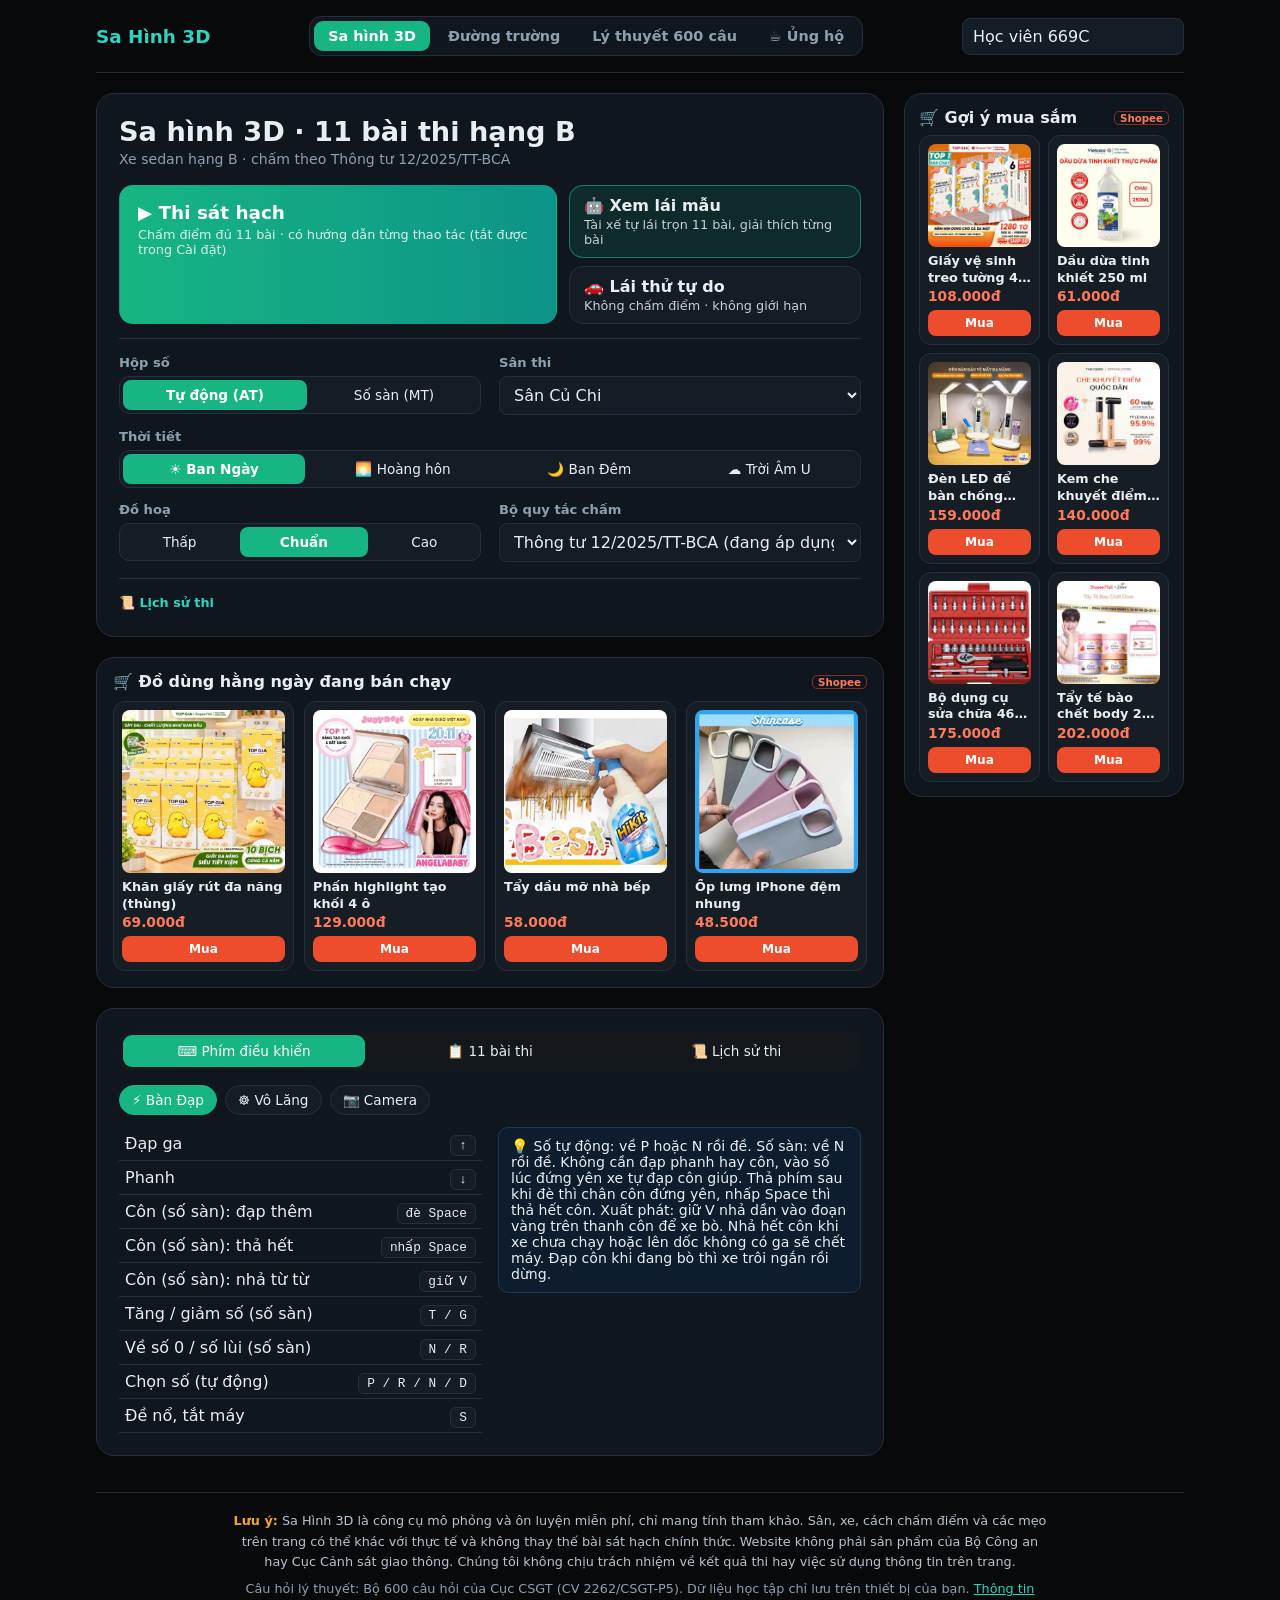
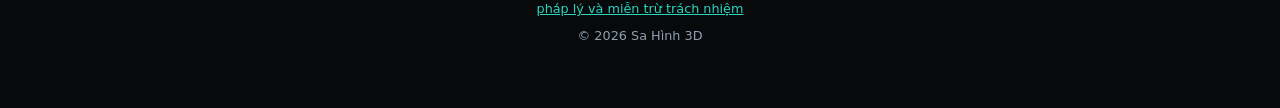
<file: index.html>
<!doctype html>
<html lang="vi">
  <head>
    <meta charset="UTF-8" />
    <meta name="viewport" content="width=device-width, initial-scale=1.0, viewport-fit=cover" />
    <title>Sa Hình 3D</title>
    <script type="module" crossorigin src="./assets/index-Cw0B81vA.js"></script>
    <link rel="stylesheet" crossorigin href="./assets/index-D5BUmLyL.css">
  </head>
  <body>
    <div id="root"><p style="color:#8ea0b0;font-family:system-ui,sans-serif;text-align:center;padding-top:40vh">Đang tải Sa Hình 3D…</p></div>
    <script>
      // Trang cũ còn trong bộ nhớ trình duyệt mà file JS đã đổi sau khi deploy: tự tải lại một lần lấy bản mới.
      (function () {
        var KEY = 'sahinh.reloaded';
        function reloadOnce() {
          try {
            if (sessionStorage.getItem(KEY)) return;
            sessionStorage.setItem(KEY, '1');
          } catch (e) {}
          location.reload();
        }
        window.addEventListener('error', function (e) {
          var t = e.target;
          if (t && (t.tagName === 'SCRIPT' || t.tagName === 'LINK')) reloadOnce();
        }, true);
        window.addEventListener('vite:preloadError', reloadOnce);
        window.addEventListener('load', function () {
          setTimeout(function () { try { sessionStorage.removeItem(KEY); } catch (e) {} }, 5000);
        });
      })();
    </script>
  </body>
</html>
</file>
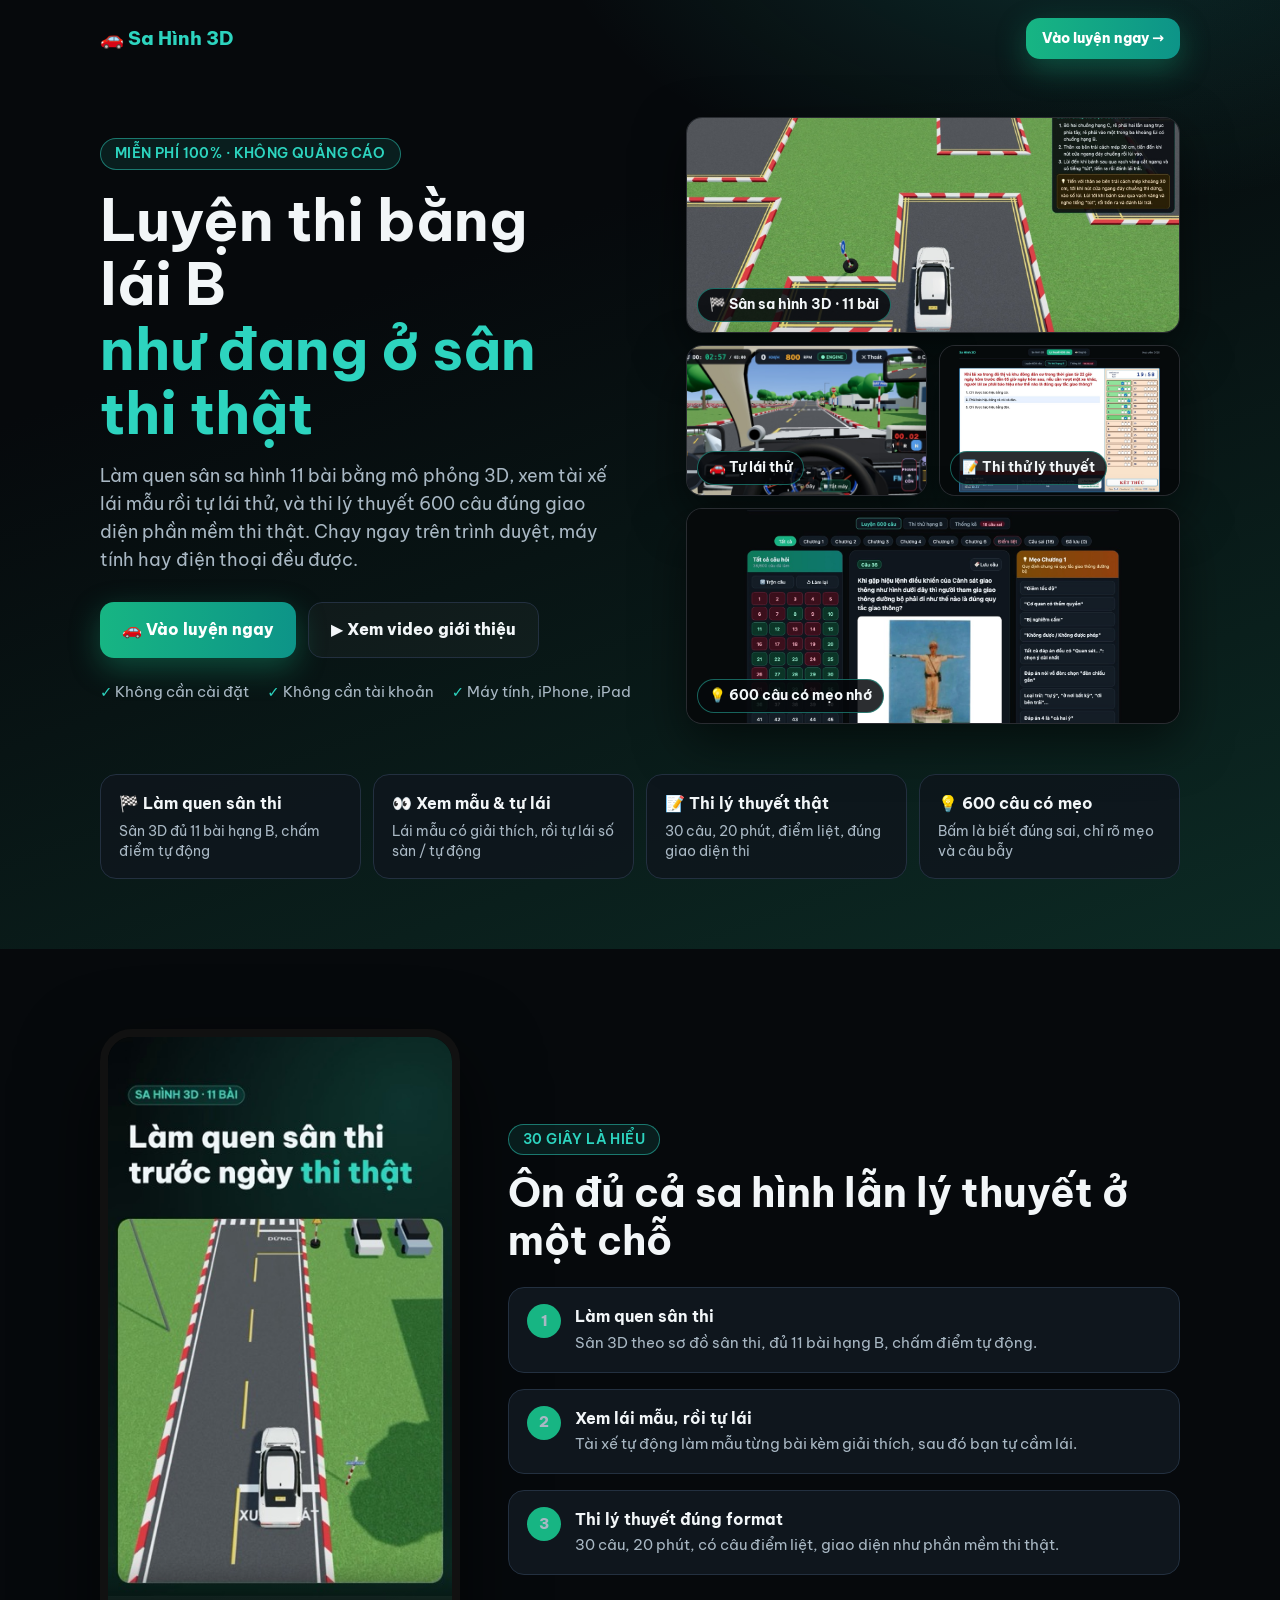
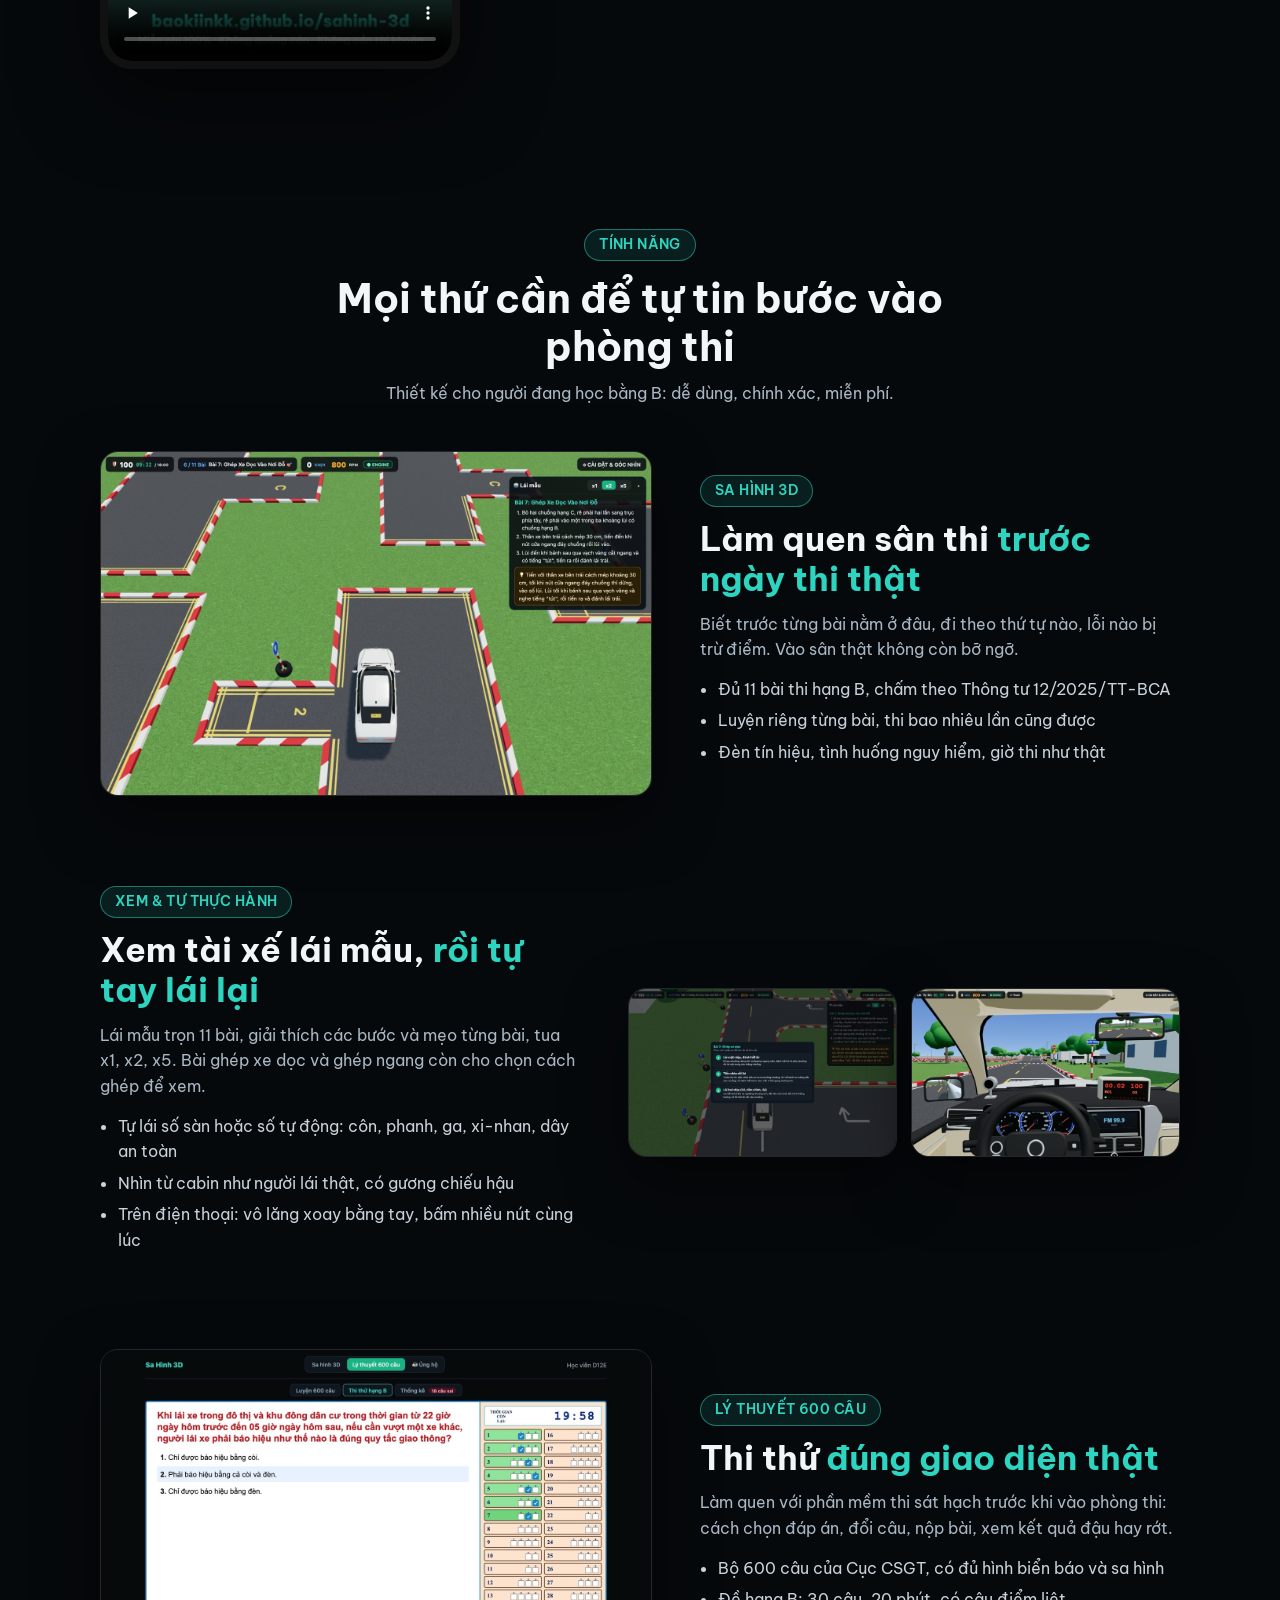
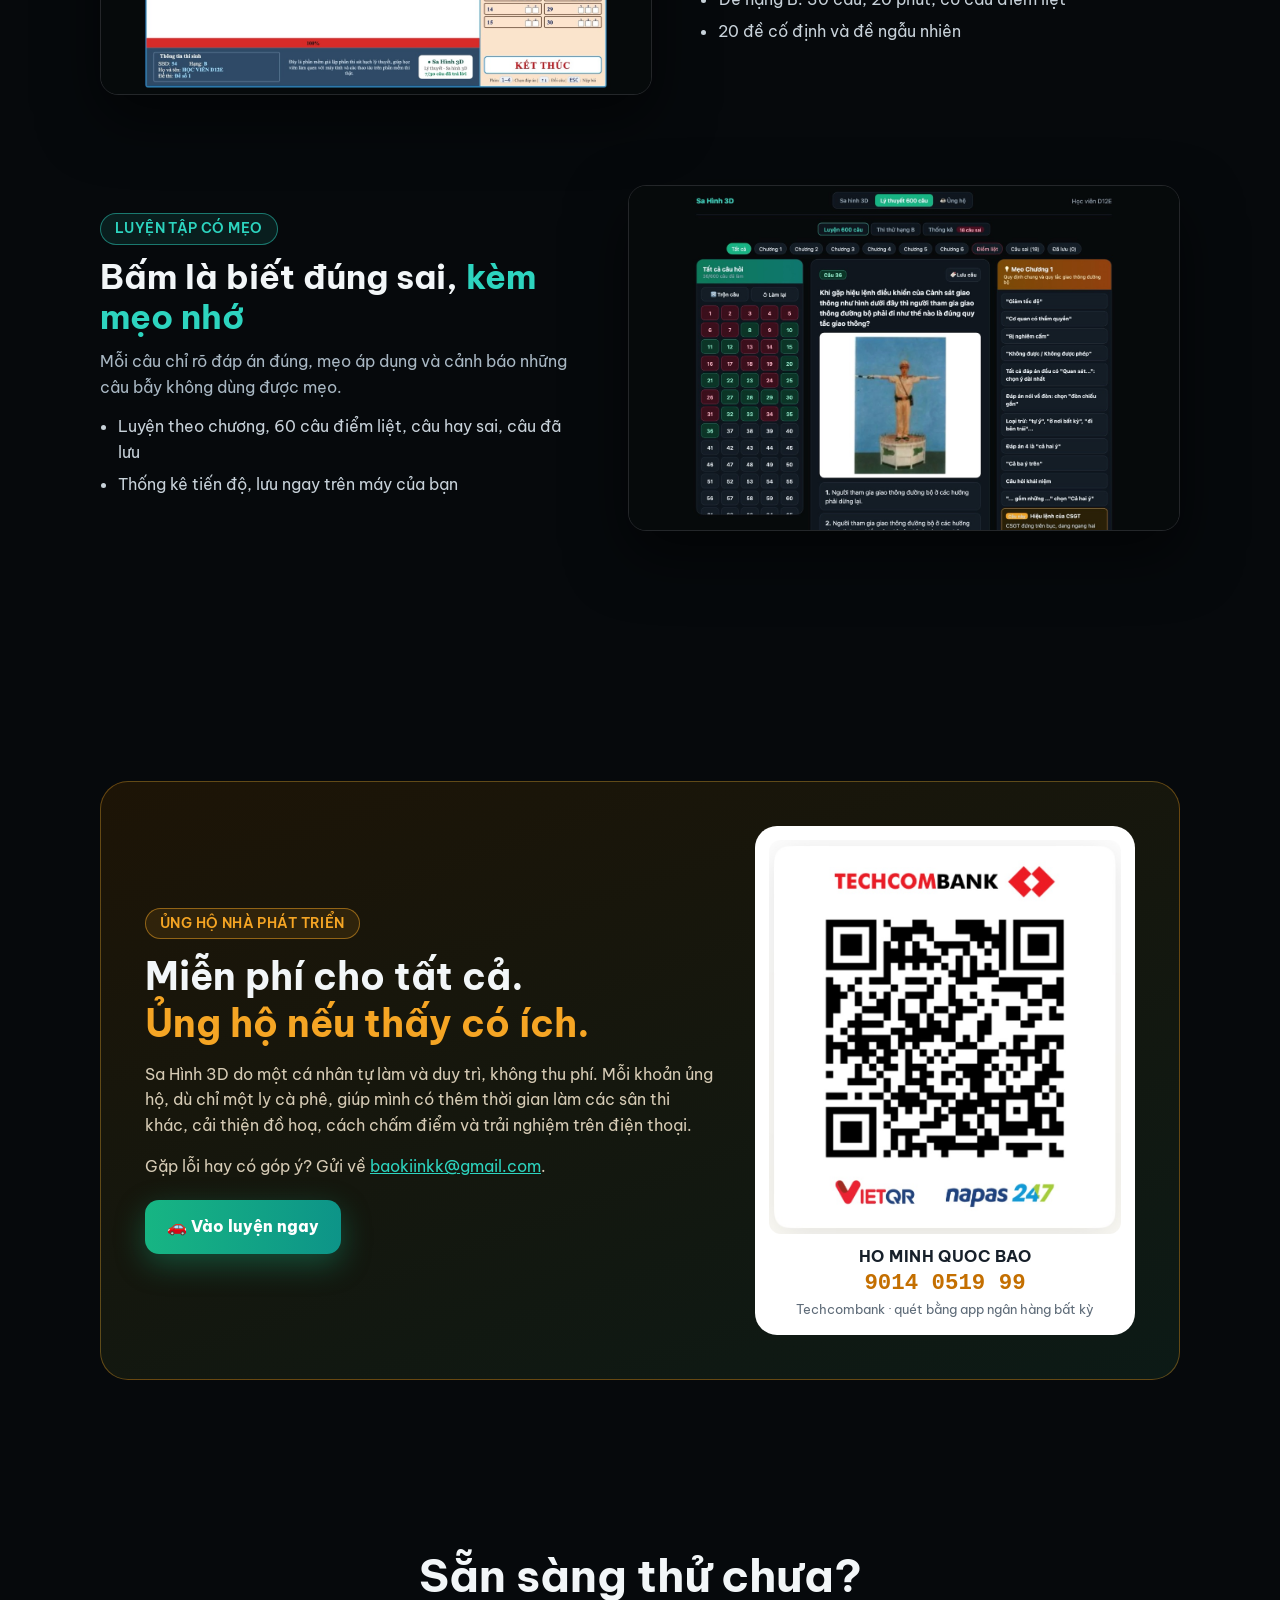
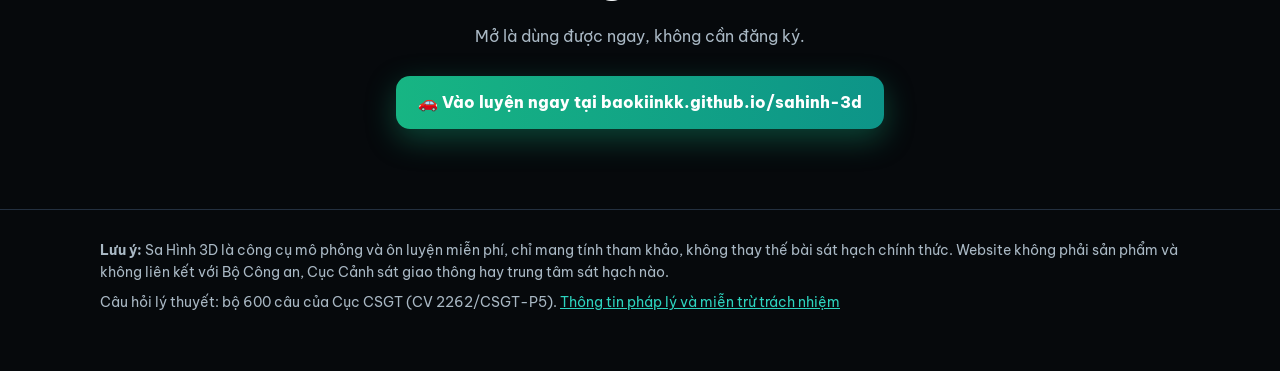
<file: gioi-thieu/index.html>
<!doctype html>
<html lang="vi">
<head>
  <meta charset="utf-8" />
  <meta name="viewport" content="width=device-width, initial-scale=1, viewport-fit=cover" />
  <title>Sa Hình 3D · Luyện thi bằng lái B miễn phí</title>
  <meta name="description" content="Làm quen sân thi sa hình 3D 11 bài, xem lái mẫu rồi tự lái thử, thi lý thuyết 600 câu đúng giao diện thật. Miễn phí 100%, không cần tài khoản." />
  <meta property="og:type" content="website" />
  <meta property="og:title" content="Sa Hình 3D · Luyện thi bằng lái B miễn phí" />
  <meta property="og:description" content="Làm quen sân thi 3D, xem lái mẫu, tự lái thử và thi lý thuyết 600 câu đúng giao diện thật. Miễn phí 100%." />
  <meta property="og:image" content="https://baokiinkk.github.io/sahinh-3d/gioi-thieu/img/anh-bia.jpg" />
  <meta property="og:url" content="https://baokiinkk.github.io/sahinh-3d/gioi-thieu/" />
  <meta name="twitter:card" content="summary_large_image" />
  <link rel="preconnect" href="https://fonts.googleapis.com" />
  <link rel="preconnect" href="https://fonts.gstatic.com" crossorigin />
  <link href="https://fonts.googleapis.com/css2?family=Be+Vietnam+Pro:wght@400;600;800&display=swap" rel="stylesheet" />
  <style>
    :root {
      --bg: #06090c; --bg2: #0c2a24; --panel: #0f161d; --panel2: #141d26; --line: #233040;
      --text: #f2f6f8; --muted: #a9b8c4; --teal: #2dd4bf; --green: #17b583; --amber: #f5a524;
    }
    * { box-sizing: border-box; }
    html { scroll-behavior: smooth; }
    body { margin: 0; background: var(--bg); color: var(--text); font-family: "Be Vietnam Pro", system-ui, sans-serif; line-height: 1.6; }
    img, video { max-width: 100%; display: block; }
    a { color: var(--teal); }
    .wrap { max-width: 1120px; margin: 0 auto; padding: 0 20px; }
    .glow { background: radial-gradient(900px 500px at 85% -10%, rgba(45, 212, 191, .18), transparent 60%), linear-gradient(160deg, var(--bg) 30%, var(--bg2)); }
    header.top { display: flex; align-items: center; justify-content: space-between; padding: 18px 0; }
    .brand { font-weight: 800; font-size: 1.2rem; color: var(--teal); text-decoration: none; }
    .btn { display: inline-flex; align-items: center; gap: 8px; padding: 14px 22px; border-radius: 14px; font-weight: 800; text-decoration: none; transition: transform .15s, box-shadow .15s; }
    .btn:hover { transform: translateY(-2px); }
    .btn.primary { background: linear-gradient(90deg, var(--green), #0d9488); color: #fff; box-shadow: 0 10px 30px rgba(23, 181, 131, .35); }
    .btn.ghost { border: 1px solid var(--line); color: var(--text); background: rgba(255, 255, 255, .03); }
    .btn.small { padding: 9px 16px; font-size: .9rem; }
    .pill { display: inline-block; padding: 4px 14px; border: 1px solid rgba(45, 212, 191, .5); background: rgba(45, 212, 191, .1); color: var(--teal); border-radius: 99px; font-weight: 600; font-size: .85rem; letter-spacing: .03em; }
    .hero { display: grid; grid-template-columns: 1.05fr .95fr; gap: 40px; align-items: center; padding: 40px 0 80px; }
    .hero h1 { font-size: clamp(2.2rem, 5vw, 3.6rem); line-height: 1.12; margin: 18px 0 16px; }
    .hero h1 em { font-style: normal; color: var(--teal); }
    .hero p.lead { color: var(--muted); font-size: 1.1rem; max-width: 520px; margin: 0 0 28px; }
    .cta { display: flex; gap: 12px; flex-wrap: wrap; }
    .ticks { display: flex; gap: 18px; flex-wrap: wrap; margin-top: 22px; color: var(--muted); font-size: .92rem; }
    .ticks span::before { content: "✓ "; color: var(--teal); font-weight: 800; }
    .hero-shot { position: relative; }
    .hero-shot .main { border-radius: 20px; border: 1px solid rgba(255, 255, 255, .12); box-shadow: 0 30px 80px rgba(0, 0, 0, .6); }
    .hero-shot .phone { position: absolute; right: -10px; bottom: -40px; width: 58%; border-radius: 16px; border: 6px solid #111; box-shadow: 0 20px 50px rgba(0, 0, 0, .7); }
    section { padding: 80px 0; }
    .sec-head { text-align: center; max-width: 680px; margin: 0 auto 44px; }
    .sec-head h2 { font-size: clamp(1.7rem, 3.6vw, 2.5rem); line-height: 1.2; margin: 14px 0 10px; }
    .sec-head p { color: var(--muted); margin: 0; }
    .video-row { display: grid; grid-template-columns: 360px 1fr; gap: 48px; align-items: center; }
    .video-frame { border-radius: 32px; border: 8px solid #111; overflow: hidden; box-shadow: 0 30px 80px rgba(0, 0, 0, .6); background: #000; aspect-ratio: 9 / 16; }
    .video-frame video { width: 100%; height: 100%; object-fit: cover; }
    .video-row ul { list-style: none; padding: 0; margin: 0; display: grid; gap: 16px; }
    .video-row li { display: flex; gap: 14px; align-items: flex-start; background: var(--panel); border: 1px solid var(--line); border-radius: 16px; padding: 16px 18px; }
    .video-row li b { display: block; }
    .video-row li span { color: var(--muted); font-size: .95rem; }
    .num { flex: none; width: 34px; height: 34px; border-radius: 50%; background: var(--green); color: #fff; font-weight: 800; display: grid; place-items: center; }
    .feature { display: grid; grid-template-columns: 1fr 1.15fr; gap: 48px; align-items: center; margin-bottom: 90px; }
    .feature:nth-child(even) { grid-template-columns: 1.15fr 1fr; }
    .feature:nth-child(even) .f-text { order: 2; }
    .feature h3 { font-size: clamp(1.5rem, 3vw, 2.1rem); line-height: 1.2; margin: 12px 0 12px; }
    .feature h3 em { font-style: normal; color: var(--teal); }
    .feature p { color: var(--muted); margin: 0 0 14px; }
    .feature ul { padding-left: 1.1em; margin: 0; color: #c8d2da; }
    .feature li { margin-bottom: 6px; }
    .f-shot { border-radius: 18px; border: 1px solid rgba(255, 255, 255, .12); box-shadow: 0 24px 60px rgba(0, 0, 0, .55); }
    .duo { display: grid; grid-template-columns: 1fr 1fr; gap: 14px; }
    .donate { background: linear-gradient(160deg, #1d1406, #0c1a16); border: 1px solid rgba(245, 165, 36, .35); border-radius: 28px; padding: 44px; display: grid; grid-template-columns: 1.2fr .8fr; gap: 40px; align-items: center; }
    .donate h2 { font-size: clamp(1.7rem, 3.4vw, 2.4rem); line-height: 1.2; margin: 14px 0 12px; }
    .donate h2 em { font-style: normal; color: var(--amber); }
    .donate p { color: #d6cbb5; }
    .donate .pill { color: var(--amber); border-color: rgba(245, 165, 36, .5); background: rgba(245, 165, 36, .1); }
    .qr { background: #fff; border-radius: 22px; padding: 14px; text-align: center; color: #17202a; }
    .qr img { border-radius: 12px; margin: 0 auto; }
    .qr b { display: block; margin-top: 10px; letter-spacing: .03em; }
    .qr .acc { font: 800 1.4rem ui-monospace, Menlo, monospace; color: #c46f00; }
    .qr small { color: #5e6b78; }
    .final { text-align: center; }
    .final h2 { font-size: clamp(1.8rem, 4vw, 2.8rem); margin: 0 0 12px; }
    .final p { color: var(--muted); margin: 0 0 26px; }
    footer { border-top: 1px solid var(--line); padding: 30px 0 50px; color: var(--muted); font-size: .85rem; }
    footer p { margin: 0 0 8px; }
    @media (max-width: 900px) {
      .hero, .video-row, .feature, .feature:nth-child(even), .donate { grid-template-columns: 1fr; }
      .feature:nth-child(even) .f-text { order: 0; }
      .hero { padding-bottom: 70px; }
      .video-frame { max-width: 320px; margin: 0 auto; }
      .donate { padding: 26px; }
      .qr { max-width: 320px; margin: 0 auto; }
      section { padding: 56px 0; }
      .feature { margin-bottom: 60px; }
    }
    @media (max-width: 520px) {
      .top .btn.small { display: none; }
      .btn { width: 100%; justify-content: center; }
      .hero-shot .phone { right: 0; bottom: -46px; }
    }
    .collage { display: grid; grid-template-columns: 1fr 1fr; gap: 12px; }
    .tile { position: relative; margin: 0; border-radius: 16px; overflow: hidden; border: 1px solid rgba(255, 255, 255, .12); box-shadow: 0 18px 50px rgba(0, 0, 0, .55); aspect-ratio: 16 / 10; background: #0b0f14; }
    .tile.wide { grid-column: span 2; aspect-ratio: 16 / 7; }
    .tile img { width: 100%; height: 100%; object-fit: cover; }
    .tile figcaption { position: absolute; left: 10px; bottom: 10px; background: rgba(6, 9, 12, .85); border: 1px solid rgba(45, 212, 191, .45); color: var(--text); font-weight: 700; font-size: .85rem; padding: 5px 11px; border-radius: 99px; }
    .pillars { display: grid; grid-template-columns: repeat(4, 1fr); gap: 12px; padding-bottom: 70px; margin-top: -30px; }
    .pillar { display: flex; flex-direction: column; gap: 4px; background: rgba(15, 22, 29, .85); border: 1px solid var(--line); border-radius: 16px; padding: 16px 18px; text-decoration: none; color: var(--text); transition: border-color .15s, transform .15s; }
    .pillar:hover { border-color: var(--teal); transform: translateY(-2px); }
    .pillar span { color: var(--muted); font-size: .9rem; line-height: 1.45; }
    @media (max-width: 900px) { .pillars { grid-template-columns: 1fr 1fr; margin-top: -50px; } }
    @media (max-width: 520px) { .pillars { grid-template-columns: 1fr; } .tile figcaption { font-size: .78rem; } }
  </style>
</head>
<body>
  <div class="glow">
    <div class="wrap">
      <header class="top">
        <a class="brand" href="../">🚗 Sa Hình 3D</a>
        <a class="btn primary small" href="../">Vào luyện ngay →</a>
      </header>
      <div class="hero">
        <div>
          <span class="pill">MIỄN PHÍ 100% · KHÔNG QUẢNG CÁO</span>
          <h1>Luyện thi bằng lái&nbsp;B<br /><em>như đang ở sân thi&nbsp;thật</em></h1>
          <p class="lead">Làm quen sân sa hình 11 bài bằng mô phỏng 3D, xem tài xế lái mẫu rồi tự lái thử, và thi lý thuyết 600 câu đúng giao diện phần mềm thi thật. Chạy ngay trên trình duyệt, máy tính hay điện thoại đều được.</p>
          <div class="cta">
            <a class="btn primary" href="../">🚗 Vào luyện ngay</a>
            <a class="btn ghost" href="#video">▶ Xem video giới thiệu</a>
          </div>
          <div class="ticks"><span>Không cần cài đặt</span><span>Không cần tài khoản</span><span>Máy tính, iPhone, iPad</span></div>
        </div>
        <div class="collage" aria-label="Các tính năng chính">
          <figure class="tile wide"><img src="img/lai-mau.jpg" alt="Sân sa hình 3D 11 bài, xe đang lái mẫu" /><figcaption>🏁 Sân sa hình 3D · 11 bài</figcaption></figure>
          <figure class="tile"><img src="img/dien-thoai.jpg" alt="Tự lái thử trên điện thoại" style="object-position:30% 60%" /><figcaption>🚗 Tự lái thử</figcaption></figure>
          <figure class="tile"><img src="img/thi-thu.jpg" alt="Thi thử lý thuyết giống phần mềm thi thật" style="object-position:50% 20%" /><figcaption>📝 Thi thử lý thuyết</figcaption></figure>
          <figure class="tile wide"><img src="img/luyen-ly-thuyet.jpg" alt="Luyện 600 câu kèm mẹo nhớ" style="object-position:70% 25%" /><figcaption>💡 600 câu có mẹo nhớ</figcaption></figure>
        </div>
      </div>
      <div class="pillars">
        <a href="#sa-hinh" class="pillar"><b>🏁 Làm quen sân thi</b><span>Sân 3D đủ 11 bài hạng B, chấm điểm tự động</span></a>
        <a href="#lai-mau" class="pillar"><b>👀 Xem mẫu & tự lái</b><span>Lái mẫu có giải thích, rồi tự lái số sàn / tự động</span></a>
        <a href="#ly-thuyet" class="pillar"><b>📝 Thi lý thuyết thật</b><span>30 câu, 20 phút, điểm liệt, đúng giao diện thi</span></a>
        <a href="#meo" class="pillar"><b>💡 600 câu có mẹo</b><span>Bấm là biết đúng sai, chỉ rõ mẹo và câu bẫy</span></a>
      </div>
    </div>
  </div>

  <section id="video">
    <div class="wrap video-row">
      <div class="video-frame">
        <video src="video-quang-cao.mp4" poster="img/video-poster.jpg" controls playsinline preload="none" aria-label="Video giới thiệu Sa Hình 3D"></video>
      </div>
      <div>
        <span class="pill">30 GIÂY LÀ HIỂU</span>
        <h2 style="font-size:clamp(1.7rem,3.6vw,2.5rem);line-height:1.2;margin:14px 0 22px">Ôn đủ cả sa hình lẫn lý thuyết ở một chỗ</h2>
        <ul>
          <li><span class="num">1</span><div><b>Làm quen sân thi</b><span>Sân 3D theo sơ đồ sân thi, đủ 11 bài hạng B, chấm điểm tự động.</span></div></li>
          <li><span class="num">2</span><div><b>Xem lái mẫu, rồi tự lái</b><span>Tài xế tự động làm mẫu từng bài kèm giải thích, sau đó bạn tự cầm lái.</span></div></li>
          <li><span class="num">3</span><div><b>Thi lý thuyết đúng format</b><span>30 câu, 20 phút, có câu điểm liệt, giao diện như phần mềm thi thật.</span></div></li>
        </ul>
      </div>
    </div>
  </section>

  <section>
    <div class="wrap">
      <div class="sec-head">
        <span class="pill">TÍNH NĂNG</span>
        <h2>Mọi thứ cần để tự tin bước vào phòng thi</h2>
        <p>Thiết kế cho người đang học bằng B: dễ dùng, chính xác, miễn phí.</p>
      </div>

      <div class="feature" id="sa-hinh">
        <div class="f-text">
          <span class="pill">SA HÌNH 3D</span>
          <h3>Làm quen sân thi <em>trước ngày thi thật</em></h3>
          <p>Biết trước từng bài nằm ở đâu, đi theo thứ tự nào, lỗi nào bị trừ điểm. Vào sân thật không còn bỡ ngỡ.</p>
          <ul>
            <li>Đủ 11 bài thi hạng B, chấm theo Thông tư 12/2025/TT-BCA</li>
            <li>Luyện riêng từng bài, thi bao nhiêu lần cũng được</li>
            <li>Đèn tín hiệu, tình huống nguy hiểm, giờ thi như thật</li>
          </ul>
        </div>
        <img class="f-shot" src="img/lai-mau.jpg" alt="Toàn cảnh sân thi sa hình 3D" loading="lazy" />
      </div>

      <div class="feature" id="lai-mau">
        <div class="f-text">
          <span class="pill">XEM &amp; TỰ THỰC HÀNH</span>
          <h3>Xem tài xế lái mẫu, <em>rồi tự tay lái lại</em></h3>
          <p>Lái mẫu trọn 11 bài, giải thích các bước và mẹo từng bài, tua x1, x2, x5. Bài ghép xe dọc và ghép ngang còn cho chọn cách ghép để xem.</p>
          <ul>
            <li>Tự lái số sàn hoặc số tự động: côn, phanh, ga, xi-nhan, dây an toàn</li>
            <li>Nhìn từ cabin như người lái thật, có gương chiếu hậu</li>
            <li>Trên điện thoại: vô lăng xoay bằng tay, bấm nhiều nút cùng lúc</li>
          </ul>
        </div>
        <div class="duo">
          <img class="f-shot" src="img/chon-cach-ghep.jpg" alt="Chọn cách ghép xe khi xem lái mẫu" loading="lazy" />
          <img class="f-shot" src="img/cabin.jpg" alt="Góc nhìn trong cabin khi tự lái" loading="lazy" />
        </div>
      </div>

      <div class="feature" id="ly-thuyet">
        <div class="f-text">
          <span class="pill">LÝ THUYẾT 600 CÂU</span>
          <h3>Thi thử <em>đúng giao diện thật</em></h3>
          <p>Làm quen với phần mềm thi sát hạch trước khi vào phòng thi: cách chọn đáp án, đổi câu, nộp bài, xem kết quả đậu hay rớt.</p>
          <ul>
            <li>Bộ 600 câu của Cục CSGT, có đủ hình biển báo và sa hình</li>
            <li>Đề hạng B: 30 câu, 20 phút, có câu điểm liệt</li>
            <li>20 đề cố định và đề ngẫu nhiên</li>
          </ul>
        </div>
        <img class="f-shot" src="img/thi-thu.jpg" alt="Giao diện thi thử lý thuyết giống phần mềm thi thật" loading="lazy" />
      </div>

      <div class="feature" id="meo">
        <div class="f-text">
          <span class="pill">LUYỆN TẬP CÓ MẸO</span>
          <h3>Bấm là biết đúng sai, <em>kèm mẹo nhớ</em></h3>
          <p>Mỗi câu chỉ rõ đáp án đúng, mẹo áp dụng và cảnh báo những câu bẫy không dùng được mẹo.</p>
          <ul>
            <li>Luyện theo chương, 60 câu điểm liệt, câu hay sai, câu đã lưu</li>
            <li>Thống kê tiến độ, lưu ngay trên máy của bạn</li>
          </ul>
        </div>
        <img class="f-shot" src="img/luyen-ly-thuyet.jpg" alt="Luyện 600 câu lý thuyết kèm mẹo" loading="lazy" />
      </div>
    </div>
  </section>

  <section id="ung-ho">
    <div class="wrap">
      <div class="donate">
        <div>
          <span class="pill">ỦNG HỘ NHÀ PHÁT TRIỂN</span>
          <h2>Miễn phí cho tất cả.<br /><em>Ủng hộ nếu thấy có ích.</em></h2>
          <p>Sa Hình 3D do một cá nhân tự làm và duy trì, không thu phí. Mỗi khoản ủng hộ, dù chỉ một ly cà phê, giúp mình có thêm thời gian làm các sân thi khác, cải thiện đồ hoạ, cách chấm điểm và trải nghiệm trên điện thoại.</p>
          <p>Gặp lỗi hay có góp ý? Gửi về <a href="mailto:baokiinkk@gmail.com">baokiinkk@gmail.com</a>.</p>
          <div class="cta" style="margin-top:20px"><a class="btn primary" href="../">🚗 Vào luyện ngay</a></div>
        </div>
        <div class="qr">
          <img src="../donate/qr-techcombank.jpg" alt="Mã VietQR ủng hộ Techcombank HO MINH QUOC BAO" loading="lazy" />
          <b>HO MINH QUOC BAO</b>
          <div class="acc">9014 0519 99</div>
          <small>Techcombank · quét bằng app ngân hàng bất kỳ</small>
        </div>
      </div>
    </div>
  </section>

  <section class="final">
    <div class="wrap">
      <h2>Sẵn sàng thử chưa?</h2>
      <p>Mở là dùng được ngay, không cần đăng ký.</p>
      <a class="btn primary" href="../">🚗 Vào luyện ngay tại baokiinkk.github.io/sahinh-3d</a>
    </div>
  </section>

  <footer>
    <div class="wrap">
      <p><b>Lưu ý:</b> Sa Hình 3D là công cụ mô phỏng và ôn luyện miễn phí, chỉ mang tính tham khảo, không thay thế bài sát hạch chính thức. Website không phải sản phẩm và không liên kết với Bộ Công an, Cục Cảnh sát giao thông hay trung tâm sát hạch nào.</p>
      <p>Câu hỏi lý thuyết: bộ 600 câu của Cục CSGT (CV 2262/CSGT-P5). <a href="../#phap-ly">Thông tin pháp lý và miễn trừ trách nhiệm</a></p>
    </div>
  </footer>
</body>
</html>
</file>
<file: assets/index-D5BUmLyL.css>
:root{--bg: #07090b;--panel: #0f161d;--panel-2: #141d26;--line: #233040;--text: #e9eef3;--muted: #8ea0b0;--green: #17b583;--green-2: #2dd4bf;--red: #ef3b5d;--amber: #f5a524;--blue: #5aa9ff}*{box-sizing:border-box}html,body,#root{height:100%;margin:0}body{background:var(--bg);color:var(--text);font-family:Inter,Segoe UI,system-ui,sans-serif}button{font:inherit;color:inherit;cursor:pointer}h1,h2,h3,h4{margin:0 0 .5rem}small{font-size:.75em}.muted{color:var(--muted)}.danger-text{color:var(--red)}.ok-text{color:var(--green)}.accent{color:var(--blue)}.mono{font-family:ui-monospace,Menlo,monospace}.spacer{flex:1}.center-note{display:grid;place-items:center;height:100%;padding:24px;text-align:center}.lobby{max-width:1120px;margin:0 auto;padding:0 16px 48px}.top{display:flex;justify-content:space-between;align-items:center;padding:16px 0;border-bottom:1px solid var(--line);gap:12px}.brand{font-weight:800;font-size:1.15rem;color:var(--green-2)}.user input,select,.picker-row input{background:var(--panel-2);border:1px solid var(--line);color:var(--text);padding:8px 10px;border-radius:8px;font:inherit;max-width:100%}.pill{width:fit-content;margin:28px auto 12px;padding:4px 14px;border:1px solid #1d5c49;border-radius:99px;font:600 .75rem ui-monospace,Menlo,monospace;color:var(--green-2);text-align:center}.lobby h1{text-align:center;font-size:clamp(1.6rem,4vw,2.5rem);margin-bottom:28px}.lobby h1 em{font-style:normal;color:var(--green-2)}.grid{display:grid;grid-template-columns:repeat(auto-fit,minmax(min(100%,420px),1fr));gap:20px;margin-bottom:20px}.panel{background:var(--panel);border:1px solid var(--line);border-radius:18px;padding:22px;margin-bottom:20px;min-width:0}.grid .panel{margin-bottom:0}.panel table,.modal table{width:100%;border-collapse:collapse}.panel td,.panel th{padding:7px 6px;border-bottom:1px solid var(--line);text-align:left}.keycap{text-align:right!important}kbd{background:var(--panel-2);border:1px solid var(--line);border-radius:6px;padding:2px 8px;font-size:.8rem;white-space:nowrap}.tip{background:#0e1d2e;border:1px solid #1c3b5c;padding:10px 12px;border-radius:10px;font-size:.88rem}.meter-row{display:flex;justify-content:space-between;align-items:baseline;margin-top:14px}.meter-row b{font-size:1.8rem;color:var(--green-2)}.meter-row small{color:var(--muted);font-size:.85rem}.meter{height:8px;background:var(--panel-2);border-radius:9px;overflow:hidden;margin-bottom:14px}.meter div{height:100%;background:linear-gradient(90deg,var(--green),var(--green-2))}.field{display:flex;align-items:center;gap:14px;flex-wrap:wrap;padding:10px 0;border-top:1px solid var(--line)}.field.block{display:block}.field.block>span{display:block;margin-bottom:6px;color:var(--muted)}.field label{display:flex;gap:6px;align-items:center}.chips{display:flex;flex-wrap:wrap;gap:8px;margin-bottom:12px}.field .chips{margin:0}.chips button,.tabs button,.lesson-tabs button,.picker-row button{background:var(--panel-2);border:1px solid var(--line);border-radius:99px;padding:6px 12px;font-size:.85rem}.chips button.on,.tabs button.on,.lesson-tabs button.on,.picker-row button.on{background:var(--green);border-color:var(--green);color:#fff}.lesson-tabs{display:flex;flex-wrap:wrap;gap:6px;margin-bottom:12px}.lesson-tabs button{width:36px;height:36px;padding:0}.rule-cols{display:grid;grid-template-columns:repeat(auto-fit,minmax(min(100%,260px),1fr));gap:12px}ul{margin:.3rem 0 1rem;padding-left:1.2rem}li{margin:.2rem 0;font-size:.92rem}.primary{width:100%;padding:14px;border:0;border-radius:12px;background:linear-gradient(90deg,var(--green),#0d9488);color:#fff;font-weight:800;font-size:1.05rem;margin-top:12px}.primary.small{width:auto;padding:8px 16px;font-size:.9rem;margin:0}.primary:disabled{opacity:.6;cursor:wait}.ghost{background:transparent;border:1px solid var(--line);border-radius:10px;padding:9px 14px}.danger{background:#4b0f22;border:1px solid var(--red);border-radius:10px;padding:9px 14px;color:#ffc2d0}.row{display:flex;gap:8px;flex-wrap:wrap;margin-top:10px;align-items:center}.row .ghost{flex:1}.sim{position:fixed;top:0;right:0;bottom:0;left:0;overflow:hidden;background:#000;-webkit-user-select:none;user-select:none;touch-action:none}.sim-canvas{position:absolute;top:0;right:0;bottom:0;left:0;width:100%;height:100%;display:block}.hud-top{position:absolute;top:12px;left:12px;right:12px;display:flex;gap:10px;align-items:center;flex-wrap:wrap;pointer-events:none}.hud-top>*{pointer-events:auto}.hud-box{background:#0a0d11e0;border:1px solid rgba(255,255,255,.08);border-radius:10px;padding:8px 14px;display:inline-flex;gap:8px;align-items:center;font-size:.85rem;font-weight:600}.hud-box b{font-size:1.15rem}.hud-box.score b{min-width:34px}.rpm{color:var(--amber);margin-left:8px}.engine{background:#2b0d15;border:1px solid var(--red);color:#ff9fb2;border-radius:7px;padding:2px 8px;font-size:.72rem;font-weight:700;margin-left:6px}.sim.touch .engine{padding:6px 12px;font-size:.8rem;touch-action:none}.engine{cursor:pointer}.engine.on{background:#0c2a20;border-color:var(--green);color:#7ff2c9}.toast{position:absolute;top:66px;left:50%;transform:translate(-50%);background:#0a0d11eb;border:1px solid #5b4a1a;color:#ffd76a;padding:8px 16px;border-radius:10px;font-weight:600;max-width:min(90vw,640px);text-align:center;pointer-events:none}.danger-banner{position:absolute;top:110px;left:50%;transform:translate(-50%);background:var(--red);color:#fff;padding:8px 20px;border-radius:10px;font-weight:800;animation:pulse .6s infinite alternate}@keyframes pulse{to{opacity:.55}}.hud-bottom{position:absolute;bottom:12px;left:12px;right:12px;display:flex;gap:10px;align-items:flex-end;justify-content:center;pointer-events:none}.hud-bottom>*{pointer-events:auto}.hud-bottom.layout-left{justify-content:flex-start}.hud-bottom.layout-right{justify-content:flex-end}.hud-bottom.layout-spread{justify-content:space-between}.cam-btn,.gear-current{background:#14181dd9;border:1px solid rgba(255,255,255,.15);border-radius:12px;padding:10px 12px;font-weight:700}.console{background:#0a0d11bf;border-radius:16px;padding:10px;display:flex;flex-direction:column;align-items:center;gap:8px}.signals{display:flex;gap:6px}.signals button{width:40px;height:40px;border-radius:50%;background:#282d34e6;border:1px solid rgba(255,255,255,.15)}.signals button.lit{background:#d97706}.signals button.lit.red{background:var(--red)}.signals button.lit.green{background:var(--green)}.wheel{width:86px;height:86px;border-radius:50%;border:7px solid #2c3743;background:#161c22;touch-action:none;cursor:grab}.wheel-inner{width:100%;height:100%;position:relative;border-radius:50%;background:linear-gradient(#aab2ba,#aab2ba) center/70% 6px no-repeat,linear-gradient(#aab2ba,#aab2ba) center bottom/6px 50% no-repeat}.wheel-inner i{position:absolute;top:-8px;left:50%;width:8px;height:12px;margin-left:-4px;background:var(--amber);border-radius:2px}.steer-buttons{display:flex;gap:6px}.steer-buttons button{width:56px;height:56px;font-size:1.5rem;border-radius:12px;background:#282d34e6;border:1px solid rgba(255,255,255,.15);touch-action:none}.gear-box{position:relative}.gear-panel{position:absolute;bottom:100%;left:0;margin-bottom:6px;display:flex;flex-direction:column;gap:4px;background:#0a0d11e0;border-radius:10px;padding:6px}.gear-panel button{width:44px;height:34px;background:#282d34e6;border:1px solid rgba(255,255,255,.12);border-radius:7px;font-weight:700}.gear-panel button.on{background:var(--blue)}.pedal{width:56px;height:110px;border-radius:12px;display:flex;flex-direction:column;align-items:center;justify-content:space-between;padding:8px 2px;background:#14181dd9;border:1px solid rgba(255,255,255,.15);font-size:.72rem;font-weight:800;touch-action:none}.pedal small{font-weight:500;color:var(--muted)}.pedal.brake{color:#ffa6b6}.pedal.gas{color:#8cf0cf}.pedal.active{outline:2px solid currentColor;transform:translateY(2px)}.clutch{height:170px;color:#b7b4ff}.clutch input{writing-mode:vertical-lr;direction:rtl;height:110px;width:24px}.modal-back{position:fixed;top:0;right:0;bottom:0;left:0;background:#0000008c;display:grid;place-items:center;padding:16px;z-index:5}.modal{position:relative;background:#0a0d11;border:1px solid var(--line);border-radius:22px;padding:22px;width:min(480px,100%);max-height:calc(100vh - 32px);display:flex;flex-direction:column;overflow:auto}.modal.wide{width:min(720px,100%)}.modal.light{background:#fff;color:#17202a;border-color:#d9dee4}.modal.light .muted{color:#5e6b78}.modal.light .ghost{border-color:#cfd6dd;margin-top:8px}.modal-x{position:absolute;top:14px;right:16px;background:none;border:0;font-size:1.1rem}.tabs{display:flex;gap:4px;background:#14181d;padding:4px;border-radius:12px;margin:8px 0 12px}.tabs button{flex:1;border:0;background:none;border-radius:9px;padding:8px}.modal-body{overflow:auto;flex:1;min-height:180px}.modal-body h4{color:var(--green-2);font-size:.8rem;margin-top:12px}.modal-foot{display:flex;gap:8px;justify-content:flex-end;flex-wrap:wrap;margin-top:14px;padding-top:12px;border-top:1px solid var(--line)}.toggle{display:flex;justify-content:space-between;align-items:center;gap:12px;padding:8px 0;font-size:.9rem}.tour{position:absolute;top:72px;left:16px;width:min(360px,calc(100vw - 32px));background:#0a0d11;border:1px solid var(--amber);border-radius:14px;padding:14px;z-index:4}.tour p{font-size:.9rem;color:#c8d2da}.result-box{background:#f6f8fa;border:1px solid #e1e6eb;border-radius:14px;padding:12px 16px}.result-box p{margin:.3rem 0}.result-box b{font-size:1.4rem}.penalties{overflow:auto;max-height:34vh;margin-bottom:8px}.pen{border:1px solid #f5dcae;background:#fff8ea;border-radius:10px;padding:8px 12px;margin-bottom:6px;font-size:.9rem}.pen.dq{background:#ffeef1;border-color:#f7c1cd;color:#9d1537}.pen>div{display:flex;gap:8px;align-items:center}.badge{margin-left:auto;background:#fde7c0;padding:1px 7px;border-radius:6px;font-size:.72rem;font-weight:800}.pen.dq .badge{background:var(--red);color:#fff}.picker-row{display:flex;flex-wrap:wrap;align-items:center;gap:6px;background:#f5f8fb;border:1px solid #e1e6eb;border-radius:12px;padding:10px;margin-bottom:8px}.picker-row>span{flex:1 1 130px;font-weight:700}.picker-row button{background:#fff;border-color:#cfd6dd;color:#17202a}.picker-row input{width:74px;background:#fff;color:#17202a;border-color:#cfd6dd}.lesson-grid{display:grid;grid-template-columns:repeat(auto-fit,minmax(min(100%,240px),1fr));gap:6px;overflow:auto}.lesson-grid button{display:flex;flex-direction:column;gap:2px;text-align:left;background:#fff;border:1px solid #d9dee4;border-radius:12px;padding:10px}.lesson-grid button.on{background:var(--green);color:#fff}.history{border-bottom:1px solid #e5e9ee;padding:8px 0}.history summary{display:flex;gap:12px;flex-wrap:wrap;cursor:pointer}@media (max-width: 640px){.pedal{width:46px;height:84px}.wheel{width:68px;height:68px}.signals button{width:32px;height:32px}.clutch{height:130px}.clutch input{height:72px}.hud-box{padding:6px 8px;font-size:.74rem}.hud-bottom{gap:4px;left:4px;right:4px}}.hud-bottom.in-cabin{opacity:.5}.hud-bottom.in-cabin:hover{opacity:1}.seat-row{display:flex;align-items:center;justify-content:space-between;gap:12px;padding:6px 0;font-size:.88rem}.seat-row input{width:45%;min-width:120px}.tabs button{white-space:nowrap}.clutch-track{position:relative;display:flex}.bite-zone{position:absolute;left:-3px;width:4px;top:30%;height:35%;background:#f5c542;border-radius:2px;pointer-events:none}.main-tabs{display:flex;gap:4px;background:var(--panel);border:1px solid var(--line);border-radius:12px;padding:4px}.main-tabs a,.sub-tabs a{color:var(--muted);text-decoration:none;padding:7px 14px;border-radius:9px;font-weight:600;font-size:.9rem;white-space:nowrap}.main-tabs a.on{background:var(--green);color:#fff}.top{flex-wrap:wrap}.sub-tabs{display:flex;gap:6px;flex-wrap:wrap;justify-content:center;margin:20px 0}.sub-tabs a{border:1px solid var(--line);background:var(--panel)}.sub-tabs a.on{border-color:var(--green-2);color:var(--green-2)}.sub-tabs .count{margin-left:6px;background:#4b0f22;color:#ffb3c4;border-radius:99px;padding:1px 8px;font-size:.72rem}.source-note{text-align:center;color:var(--muted);font-size:.78rem;margin-top:28px}.lobby.quiz-exam{max-width:1240px}.qz-filters{justify-content:center}.qz-filters button.crit{border-color:#7a2238;color:#ff9fb2}.qz-filters button.crit.on{background:var(--red);border-color:var(--red);color:#fff}.qz-layout{display:grid;grid-template-columns:340px 1fr;gap:20px;align-items:start}.qz-side{padding:0;overflow:hidden;position:sticky;top:12px}.qz-side-head{display:flex;justify-content:space-between;align-items:baseline;gap:8px;padding:14px 16px;background:linear-gradient(90deg,#0d7a5a,#0f766e)}.qz-grid{display:grid;grid-template-columns:repeat(6,1fr);gap:6px;padding:12px;max-height:62vh;overflow:auto}.qz-grid button{position:relative;height:38px;border-radius:9px;border:1px solid var(--line);background:var(--panel-2);font-size:.85rem;font-weight:600}.qz-grid button.right{background:#0c3527;border-color:#16795a;color:#8cf0cf}.qz-grid button.wrong{background:#3b0f1c;border-color:#8f2440;color:#ffb3c4}.qz-grid button.cur{outline:2px solid var(--green-2);outline-offset:1px}.qz-grid button.saved:after{content:"";position:absolute;top:3px;right:3px;width:6px;height:6px;border-radius:50%;background:var(--amber)}.qz-card{margin:0}.qz-toolbar{display:flex;align-items:center;gap:8px;flex-wrap:wrap;margin-bottom:14px}.qz-num{background:#0c3527;color:#8cf0cf;border:1px solid #16795a;border-radius:8px;padding:3px 10px;font-weight:700;font-size:.85rem}.qz-crit,.xm-crit{background:var(--red);color:#fff;border-radius:8px;padding:3px 10px;font-weight:700;font-size:.78rem}.qz-tools{display:flex;gap:4px;background:var(--panel-2);border-radius:12px;padding:4px}.qz-tools button{width:38px;height:38px;border:0;border-radius:9px;background:none;font-size:1rem}.qz-tools button:hover:not(:disabled){background:#1d2a36}.qz-tools button:disabled{opacity:.35;cursor:default}.qz-tools button.on{background:#3a2c0b}.qz-tools button.check{background:#0c3527;color:#8cf0cf;font-weight:800}.qz-question h3{font-size:1.12rem;line-height:1.5}.qz-img{background:#fff;border-radius:12px;padding:10px;margin:12px 0;display:flex;justify-content:center}.qz-img img{max-width:100%;max-height:360px;object-fit:contain}.qz-options{display:flex;flex-direction:column;gap:8px;margin-top:12px}.qz-opt{text-align:left;background:var(--panel-2);border:1px solid var(--line);border-radius:12px;padding:12px 14px;line-height:1.45}.qz-opt:disabled{cursor:default}.qz-opt.sel{border-color:var(--blue);background:#0e1d2e}.qz-opt.right{border-color:var(--green);background:#0c3527}.qz-opt.wrong{border-color:var(--red);background:#3b0f1c}.qz-opt.tip-focus,.qz-opt.trap-focus,.qz-img.tip-focus{position:relative;outline:3px dashed #facc15;outline-offset:3px;animation:qz-focus 1s ease-in-out 3 alternate}.qz-opt.trap-focus{outline-color:#f87171}.qz-img{position:relative}.qz-focus-label{position:absolute;top:-11px;right:10px;background:#facc15;color:#1a1400;font-size:.72rem;font-weight:800;padding:1px 8px;border-radius:6px;line-height:1.5}.qz-focus-label.trap{background:#f87171;color:#2a0505}.qz-tipmark{background:#facc154d;color:inherit;border-bottom:2px solid #facc15;border-radius:3px;padding:0 2px}@keyframes qz-focus{0%{outline-offset:3px}to{outline-offset:6px}}.qz-verdict{margin:12px 0 0;padding:10px 12px;border-radius:10px;font-weight:600}.qz-verdict.ok{background:#0c3527;color:#8cf0cf}.qz-verdict.bad{background:#3b0f1c;color:#ffb3c4}.qz-hint{font-size:.78rem;margin:14px 0 0}.qz-empty{min-height:200px}.qz-stat{padding:10px 0;border-top:1px solid var(--line)}.qz-stat .meter{margin:6px 0 4px}.qz-review-links{display:grid;gap:10px;margin-bottom:20px}.qz-big-link{display:grid;grid-template-columns:auto 1fr;gap:0 12px;align-items:center;text-decoration:none;color:inherit;background:var(--panel-2);border:1px solid var(--line);border-radius:12px;padding:12px 14px}.qz-big-link b{grid-row:span 2;font-size:1.6rem;color:var(--green-2);min-width:44px;text-align:center}.qz-hist-title{margin-top:8px}.qz-stats a{color:var(--green-2)}@media (max-width: 860px){.qz-layout{grid-template-columns:1fr}.qz-side{position:static}.qz-grid{grid-template-columns:repeat(auto-fill,minmax(44px,1fr));max-height:180px}}.xm-window,.xm-exam,.xm-overlay{color:#10225e;font-family:Times New Roman,Times,serif}.xm-window{max-width:780px;margin:0 auto;background:#fffdf0;border:2px solid #7cc4e6;border-radius:8px;overflow:hidden;box-shadow:0 10px 40px #00000059}.xm-titlebar{display:flex;align-items:center;gap:8px;background:#eef3f8;color:#222;font-size:.78rem;font-weight:700;padding:6px 10px;border-bottom:1px solid #c9d6e2}.xm-winlogo{width:12px;height:12px;background:linear-gradient(90deg,#f25022 50%,#7fba00 50%) top/100% 50% no-repeat,linear-gradient(90deg,#00a4ef 50%,#ffb900 50%) bottom/100% 50% no-repeat}.xm-banner{background:radial-gradient(circle at 30% 30%,#0f4a5c,#0b2547 70%);color:#fff;text-align:center;font-size:clamp(1rem,3vw,1.6rem);font-weight:700;letter-spacing:.06em;padding:14px 10px;border-bottom:3px solid #e7a2a2}.xm-login{padding:18px 22px 20px}.xm-stepnote{background:#fff6d6;border:1px solid #f0d27a;border-radius:6px;padding:10px 12px;margin-bottom:16px;font-size:.9rem;color:#5a4300}.xm-stepnote b{color:#8a4b00}.xm-form{display:grid;gap:10px}.xm-row{display:grid;grid-template-columns:120px 1fr;align-items:center;gap:10px;font-weight:700}.xm-row select{background:#eee;color:#333;border:1px solid #bbb;border-radius:3px;padding:7px 10px;font:600 .95rem Times New Roman,serif}.xm-row select:not(:disabled){background:#fff}.xm-sbd{grid-template-columns:120px auto 1fr}.xm-sbd-fields{display:flex;gap:8px;align-items:center}.xm-sbd input{width:96px;text-align:center;font:700 1.1rem Times New Roman,serif;color:#c00;border:2px solid #f0c040;border-radius:3px;padding:6px;background:#fff}.xm-fixed{width:96px;border:1px solid #999;padding:6px 10px;background:#fff}.xm-btn{background:#ffe6d5;border:1px solid #c99;border-radius:3px;padding:7px 16px;font:600 .95rem Times New Roman,serif;color:#10225e}.xm-btn.small{padding:5px 10px;font-size:.82rem}.xm-btn:disabled{background:#eee;color:#aaa;border-color:#ccc;cursor:default}.xm-verify{justify-self:end;min-width:170px;padding:12px}.xm-candidate{display:flex;gap:22px;align-items:center;border-top:1px solid #ddd;border-bottom:1px solid #ddd;margin:16px 0;padding:16px 0}.xm-photo{width:104px;height:128px;flex:none;border:2px solid #888;padding:4px;background:#fff;display:grid;place-items:center}.xm-photo svg{width:70%;fill:#c9cfd6}.xm-candidate dl,.xm-result dl{display:grid;grid-template-columns:auto 1fr;gap:6px 18px;margin:0}.xm-candidate dt,.xm-result dt{font-weight:700}.xm-candidate dd,.xm-result dd{margin:0;font-weight:700;color:#0b1f8a}.xm-actions{display:flex;justify-content:flex-end;gap:10px}.xm-exam{display:grid;grid-template-columns:1fr 330px;border:3px solid #1e88c8;border-radius:6px;overflow:hidden;background:#fff;height:max(600px,calc(100vh - 150px));position:relative}.quiz-exam .sub-tabs{margin:12px 0}.xm-main{display:flex;flex-direction:column;min-width:0}.xm-question{flex:1;padding:20px 28px;font-family:Arial,Helvetica,sans-serif;overflow:auto}.xm-question h2{color:#c4141b;font-size:1.5rem;line-height:1.25;margin-bottom:14px}.xm-review-tag{display:flex;gap:10px;align-items:center;color:#555;font-size:.85rem;margin-bottom:8px}.xm-img{background:#f6f7f8;border:1px solid #e3e5e8;border-radius:4px;display:flex;justify-content:center;padding:6px;margin-bottom:12px}.xm-img img{max-width:100%;max-height:300px;object-fit:contain}.xm-opts{display:flex;flex-direction:column;gap:4px}.xm-opt{color:#111;font-size:1.18rem;line-height:1.5;padding:6px 8px;border-radius:4px;cursor:pointer}.xm-opt.sel{background:#e8f1ff}.xm-opt.right{background:#e3f8ee}.xm-opt.wrong{background:#fde4e7}.xm-mine{color:#888;font-size:.85rem;margin-left:8px;white-space:nowrap}.xm-timebar{position:relative;height:26px;background:#e9e9e9;border-top:1px solid #ccc}.xm-timebar div{height:100%;background:#d92a2a;transition:width .25s linear}.xm-timebar span{position:absolute;top:0;right:0;bottom:0;left:0;display:grid;place-items:center;font-weight:700;font-size:.85rem;color:#111}.xm-foot{display:grid;grid-template-columns:1fr 1fr auto;gap:16px;align-items:center;background:#2e4a66;color:#fff;padding:12px 18px;font-size:.88rem}.xm-foot fieldset{border:1px solid #8fb0cf;border-radius:4px;margin:0;padding:4px 12px 8px}.xm-foot legend{font-weight:700;padding:0 4px}.xm-foot fieldset b{color:#9fdcff}.xm-gap{margin-left:32px}.xm-foot p{margin:0;text-align:center;color:#d5e3f0;font-size:.8rem}.xm-brandcard{background:#fff;color:#145a4a;border-radius:8px;padding:8px 14px;display:flex;flex-direction:column;align-items:center;gap:2px;font-family:Georgia,serif}.xm-brandcard small{color:#666;font-size:.72rem}.xm-brandcard .xm-answered{color:#17915f;font-weight:700}.xm-side{background:#fbe3cc;border-left:2px solid #1e88c8;padding:10px;display:flex;flex-direction:column;gap:8px;overflow:auto}.xm-clock{display:flex;justify-content:space-between;align-items:center;background:#fff;border:2px solid #8cc6e6;border-radius:4px;padding:6px 14px}.xm-clock span{font-size:.66rem;font-weight:700;line-height:1.15;text-align:center}.xm-clock b{font:700 2rem Courier New,ui-monospace,monospace;color:#0b2a8a;letter-spacing:.08em}.xm-cells{display:grid;grid-template-columns:1fr 1fr;grid-template-rows:repeat(15,auto);grid-auto-flow:column;gap:4px 6px}.xm-cell{display:flex;justify-content:space-between;align-items:center;gap:4px;background:#fde4cf;border:2px solid #6b4a3a;border-radius:4px;padding:1px 6px;cursor:pointer;min-height:31px}.xm-cell.cur{background:#f58a8a}.xm-cell.done{background:#8fe39a}.xm-cell.done.cur{background:#6fd47c;outline:2px solid #c4141b}.xm-cell.ok{background:#fff1a8}.xm-cell.bad{background:#ffc9d2}.xm-cell.blank{opacity:.85}.xm-cell.cur.ok,.xm-cell.cur.bad,.xm-cell.cur.blank{outline:2px solid #1e88c8}.xm-n{font-weight:700;font-size:.95rem}.xm-boxes{display:flex;gap:3px}.xm-boxes label{display:flex;flex-direction:column;align-items:center;font:700 .58rem Arial,sans-serif;color:#10225e}.xm-boxes button{width:16px;height:16px;padding:0;border:1px solid #777;background:#fff;border-radius:2px;font-size:.7rem;line-height:14px;color:#fff}.xm-boxes button.on{background:#1683d8;border-color:#1268ad}.xm-end{margin-top:auto;background:#fff;border:2px solid #1e88c8;border-radius:8px;padding:6px;color:#c4141b;font:700 1.6rem Times New Roman,serif;letter-spacing:.06em}.xm-end.small{font-size:.95rem;color:#10225e;margin:0}.xm-end.plain{border-color:#ccc}.xm-side-actions{margin-top:auto;display:grid;grid-template-columns:1fr 1fr;gap:6px}.xm-side-actions .xm-end.small{font-size:.82rem;padding:8px 4px}.xm-keys{font-size:.7rem;text-align:center;color:#555}.xm-keys kbd{background:#eef2f6;border-color:#ccd5de;color:#10225e;padding:0 4px}.xm-overlay{position:fixed;top:0;right:0;bottom:0;left:0;background:#00000059;display:grid;place-items:center;padding:16px;z-index:20}.xm-dialog{width:min(360px,100%);background:#fff;border:1px solid #888;box-shadow:0 8px 30px #00000059;font-family:Segoe UI,Arial,sans-serif;color:#111}.xm-dialog-title,.xm-result-title{display:flex;justify-content:space-between;align-items:center;padding:8px 12px;font-size:.9rem}.xm-dialog-title button,.xm-result-title button{background:none;border:0;font-size:.9rem}.xm-dialog-body{display:flex;align-items:center;gap:14px;padding:18px 22px}.xm-qicon{width:36px;height:36px;flex:none;border-radius:50%;background:#1683d8;color:#fff;display:grid;place-items:center;font-weight:700;font-size:1.2rem}.xm-dialog-foot{display:flex;justify-content:flex-end;gap:8px;background:#f0f0f0;padding:10px 12px}.xm-dialog-foot button{min-width:78px;background:#fdfdfd;border:1px solid #adadad;padding:4px 10px;font:inherit;font-size:.88rem}.xm-dialog-foot button:focus{outline:2px solid #1683d8}.xm-result{width:min(660px,100%);max-height:calc(100vh - 32px);overflow:auto;background:#eef7fd;border:2px solid #5bb0e0;border-radius:6px;box-shadow:0 10px 40px #0006}.xm-result-title{background:#74c2ec;color:#10225e;font-weight:700;font-size:1rem}.xm-result fieldset{margin:14px 18px;border:1px solid #7fbcd9;border-radius:4px;padding:10px 14px}.xm-result legend{font-weight:700;padding:0 6px}.xm-result-info{display:flex;gap:18px;align-items:center}.xm-result-info .xm-photo{width:84px;height:100px}.xm-result-grid{display:grid;grid-template-columns:1fr auto;gap:16px;align-items:center}.xm-result-grid dd{color:#d0141b;font-size:1.15rem;text-align:right;min-width:40px}.xm-verdict{border-left:1px solid #9cc;padding-left:18px;text-align:center;font:700 1.3rem Arial,sans-serif;display:flex;flex-direction:column;gap:4px}.xm-verdict.fail{color:#d0141b}.xm-verdict.pass{color:#128a3c}.xm-verdict small{font-size:.82rem;font-weight:600}.xm-result-foot{display:flex;justify-content:space-between;gap:10px;padding:0 18px 16px}@media (max-width: 900px){.xm-exam{grid-template-columns:1fr;height:auto}.xm-side{border-left:0;border-top:2px solid #1e88c8}.xm-cells{grid-template-columns:repeat(5,1fr);grid-template-rows:none;grid-auto-flow:row}.xm-cell{flex-direction:column;align-items:stretch}.xm-boxes{justify-content:center}.xm-foot{grid-template-columns:1fr}.xm-foot p{display:none}.xm-question{padding:16px}.xm-question h2{font-size:1.2rem}.xm-opt{font-size:1.02rem}.xm-row,.xm-sbd{grid-template-columns:1fr}.xm-verify{justify-self:stretch}.xm-result-grid{grid-template-columns:1fr}.xm-verdict{border-left:0;padding-left:0}}@media (max-width: 480px){.xm-cells{grid-template-columns:repeat(3,1fr)}.xm-candidate{flex-direction:column;align-items:flex-start}}.qz-layout{grid-template-columns:280px minmax(0,1fr) 240px}.tips-panel{margin:0;padding:0;overflow:hidden;position:sticky;top:12px;max-height:calc(100vh - 24px);display:flex;flex-direction:column}.tips-head{display:flex;flex-direction:column;gap:2px;padding:14px 16px;background:linear-gradient(90deg,#7a4a07,#92400e)}.tips-head small{color:#fde7c0}.tips-list{display:flex;flex-direction:column;gap:6px;padding:10px;overflow:auto}.tip-item{display:flex;flex-direction:column;gap:5px;text-align:left;background:var(--panel-2);border:1px solid var(--line);border-radius:10px;padding:8px 10px;font-size:.8rem;line-height:1.4}.tip-item b{font-weight:700}.tip-item span{color:#c8d2da}.tip-item.on{border-color:var(--amber);background:#2a1f07}.tip-badge{display:inline-block;background:var(--amber);color:#1a1205;border-radius:6px;padding:0 6px;margin-right:6px;font-size:.7rem}.tips-foot{font-size:.72rem;padding:0 12px 12px;margin:0}.tips-foot a{color:var(--amber)}.tip-explain{display:flex;flex-direction:column;gap:8px;margin-top:10px}.tip-line{display:flex;flex-direction:column;gap:4px;border-radius:10px;padding:10px 12px;font-size:.9rem;line-height:1.45}.tip-line em{font-style:normal;font-weight:600}.tip-line.tip{background:#2a1f07;border:1px solid #7a5a12;color:#fde7c0}.tip-line.trap{background:#3b0f1c;border:1px solid #8f2440;color:#ffc2d0}.tip-line.hint{background:#0e1d2e;border:1px solid #1c3b5c;color:#cfe3f7}.tip-line.none{background:var(--panel-2);border:1px solid var(--line);color:var(--muted)}.tip-explain.light .tip-line{font-family:Arial,sans-serif}.tip-explain.light .tip-line.tip{background:#fff8e6;border-color:#f0c96a;color:#6b4600}.tip-explain.light .tip-line.trap{background:#ffeef1;border-color:#f2a8b8;color:#8f1d39}.tip-explain.light .tip-line.hint{background:#eef6ff;border-color:#b9d6f2;color:#1d4670}.tip-explain.light .tip-line.none{background:#f4f5f7;border-color:#dde1e6;color:#555}.xm-correct{font-family:Arial,sans-serif;color:#111;margin:12px 0 0}.xm-correct b{color:#128a3c}@media (max-width: 1100px){.qz-layout{grid-template-columns:260px minmax(0,1fr)}.tips-panel{grid-column:1 / -1;position:static;max-height:none}}@media (max-width: 860px){.qz-layout{grid-template-columns:1fr}}.main-tabs a.donate-tab.on{background:var(--amber);color:#1a1205}.donate{max-width:720px;margin:0 auto;text-align:center}.donate h1 em{font-style:normal;color:var(--amber)}.donate-lead{max-width:560px;margin:0 auto 24px;line-height:1.6}.donate-card{display:grid;grid-template-columns:minmax(0,300px) 1fr;gap:24px;align-items:center;background:var(--panel);border:1px solid var(--line);border-radius:18px;padding:22px;text-align:left}.donate-card img{width:100%;border-radius:14px;background:#fff}.donate-info{display:flex;flex-direction:column;gap:10px}.donate-info b{font-size:1.3rem;letter-spacing:.03em}.donate-acc{display:flex;align-items:center;gap:12px;flex-wrap:wrap}.donate-acc .mono{font-size:1.5rem;color:var(--amber);font-weight:700}@media (max-width: 640px){.donate-card{grid-template-columns:1fr;text-align:center}.donate-card img{max-width:300px;margin:0 auto}.donate-acc{justify-content:center}}.qz-side-actions{display:grid;grid-template-columns:1fr 1fr;gap:6px;padding:10px 12px 0}.qz-side-actions button,.qz-nav button,.qz-save{background:var(--panel-2);border:1px solid var(--line);border-radius:10px;padding:8px 10px;font-size:.85rem;font-weight:600}.qz-side-actions button:disabled,.qz-nav button:disabled{opacity:.4;cursor:default}.qz-confirm{margin:10px 12px 0;padding:10px 12px;border:1px solid #8f2440;background:#3b0f1c;border-radius:10px;font-size:.82rem;color:#ffc2d0;display:flex;flex-direction:column;gap:8px}.qz-confirm>div{display:flex;gap:6px}.qz-confirm .danger,.qz-confirm .ghost{padding:6px 10px;font-size:.82rem}.qz-save.on{background:#3a2c0b;border-color:var(--amber);color:#fde7c0}.qz-nav{display:flex;align-items:center;justify-content:space-between;gap:10px;margin-top:16px;padding-top:14px;border-top:1px solid var(--line)}.qz-nav button{padding:10px 18px;font-size:.92rem}.qz-nav button.next{background:var(--green);border-color:var(--green);color:#fff}.qz-side-head{flex-direction:column;align-items:flex-start;gap:2px}.qz-grid{grid-template-columns:repeat(auto-fill,minmax(40px,1fr))}.xm-exam{grid-template-rows:minmax(0,1fr)}.xm-main,.xm-question{min-height:0}@media (max-width: 900px){.xm-exam{grid-template-rows:auto}}.lobby-layout{display:grid;grid-template-columns:minmax(0,1fr) 280px;gap:20px;align-items:start;margin-top:20px}.lobby-main{display:flex;flex-direction:column;gap:20px;min-width:0}.lobby-main .panel{margin:0}.lobby-side{position:sticky;top:12px}.start-head{display:flex;justify-content:space-between;align-items:flex-start;gap:16px}.start-head h1{font-size:clamp(1.25rem,2.6vw,1.7rem);margin:0 0 4px;text-align:left}.start-head p{margin:0;font-size:.88rem}.attempts{flex:none;display:flex;align-items:baseline;gap:4px;background:#0c3527;border:1px solid #16795a;border-radius:12px;padding:6px 12px}.attempts b{font-size:1.6rem;color:var(--green-2)}.attempts small{color:#8cf0cf}.attempts.empty{background:#3b0f1c;border-color:#8f2440}.attempts.empty b,.attempts.empty small{color:#ffb3c4}.start-actions{display:grid;grid-template-columns:3fr 2fr;gap:12px;margin:18px 0 8px}.start-btn{display:flex;flex-direction:column;align-items:flex-start;gap:4px;padding:16px 18px;border-radius:14px;text-align:left;border:1px solid var(--line)}.start-btn span{font-size:1.15rem;font-weight:800}.start-btn small{font-size:.8rem;opacity:.85}.start-btn.exam{background:linear-gradient(90deg,var(--green),#0d9488);border-color:transparent;color:#fff}.start-btn.exam:disabled{background:var(--panel-2);color:var(--muted);border-color:var(--line);cursor:default}.start-btn.free{background:var(--panel-2)}.start-btn.free:hover{border-color:var(--green-2)}.link-btn{background:none;border:0;color:var(--green-2);padding:4px 0;font-weight:600}.setup-grid{display:grid;grid-template-columns:1fr 1fr;gap:14px 18px;margin-top:14px;padding-top:16px;border-top:1px solid var(--line)}.setup{display:flex;flex-direction:column;gap:6px;min-width:0}.setup.wide{grid-column:1 / -1}.setup>span{color:var(--muted);font-size:.82rem;font-weight:600}.setup select{width:100%}.seg{display:flex;flex-wrap:wrap;gap:4px;background:var(--panel-2);border:1px solid var(--line);border-radius:10px;padding:3px}.seg button{flex:1 1 auto;background:none;border:0;border-radius:8px;padding:7px 10px;font-size:.85rem;white-space:nowrap}.seg button.on{background:var(--green);color:#fff;font-weight:700}.start-foot{display:flex;justify-content:space-between;align-items:center;gap:12px;flex-wrap:wrap;margin-top:16px;padding-top:12px;border-top:1px solid var(--line);font-size:.8rem}.start-foot code{background:var(--panel-2);padding:1px 6px;border-radius:5px}.info-tabs{margin:0 0 14px}.keys-body{display:grid;grid-template-columns:minmax(0,1fr) minmax(0,1fr);gap:16px;align-items:start}.keys-body .tip{margin:0}.small-note{font-size:.8rem;margin:0 0 8px}.donate-lite{margin:0;padding:16px;display:flex;flex-direction:column;gap:10px}.donate-lite-head{display:flex;flex-direction:column;gap:2px}.donate-lite img{width:100%;max-width:220px;align-self:center;border-radius:12px;background:#fff}.donate-lite-info{display:flex;flex-direction:column;align-items:center;gap:2px;text-align:center}.donate-lite-info b{font-size:.95rem;letter-spacing:.02em}.donate-lite-info .mono{font-size:1.15rem;color:var(--amber);font-weight:700}.donate-lite-actions{display:grid;grid-template-columns:1fr 1fr;gap:6px}.donate-lite-actions .ghost{text-align:center;text-decoration:none;color:inherit;font-size:.85rem;padding:7px 8px}@media (max-width: 960px){.lobby-layout{grid-template-columns:1fr}.lobby-side{position:static;max-width:420px;width:100%;justify-self:center}.keys-body{grid-template-columns:1fr}}@media (max-width: 560px){.start-actions,.setup-grid{grid-template-columns:1fr}.start-head{flex-direction:column}}.start-foot code{display:none}.demo-btn{display:flex;flex-direction:column;align-items:flex-end;gap:2px;background:var(--panel-2);border:1px solid var(--line);border-radius:10px;padding:8px 14px;font-weight:700;font-size:.9rem}.demo-btn small{font-weight:500;color:var(--muted);font-size:.75rem}.demo-btn:hover{border-color:var(--green-2)}@media (max-width: 560px){.demo-btn{align-items:flex-start;width:100%}}.history-list .history{border-bottom:1px solid var(--line)}.history-list .history ul{margin-top:8px}.demo-panel{position:absolute;top:64px;right:12px;width:min(360px,calc(100vw - 24px));max-height:calc(100vh - 230px);display:flex;flex-direction:column;background:#0a0d11e6;border:1px solid rgba(45,212,191,.4);border-radius:14px;z-index:3;overflow:hidden}.demo-head{display:flex;align-items:center;gap:10px;padding:8px 10px;border-bottom:1px solid rgba(255,255,255,.08)}.demo-panel.closed .demo-head{border-bottom:0}.demo-head b{flex:1;font-size:.9rem}.demo-speed{display:flex;gap:2px;background:#ffffff0f;border-radius:8px;padding:2px}.demo-speed button{background:none;border:0;border-radius:6px;padding:4px 10px;font-weight:700;font-size:.82rem}.demo-speed button.on{background:var(--green);color:#fff}.demo-toggle{background:none;border:0;font-size:1rem;padding:2px 6px}.demo-body{padding:10px 14px 12px;overflow:auto;font-size:.86rem;line-height:1.5}.demo-body h4{margin:0 0 6px;color:var(--green-2);font-size:.92rem}.demo-body ol{margin:0 0 8px;padding-left:1.2rem}.demo-body li{font-size:.84rem;margin:.15rem 0}.demo-tip{margin:0;padding:8px 10px;background:#2a1f07;border:1px solid #7a5a12;border-radius:8px;color:#fde7c0}@media (max-width: 640px){.demo-panel{top:auto;bottom:150px;max-height:40vh}}.site-footer{margin-top:36px;padding:18px 4px 8px;border-top:1px solid var(--line);text-align:center;font-size:.8rem;line-height:1.6;color:#b7c3ce}.site-footer p{max-width:820px;margin:0 auto 6px}.site-footer b{color:var(--amber)}.site-footer a{color:var(--green-2)}.legal{max-width:860px;margin:24px auto 0;line-height:1.65}.legal h1{font-size:clamp(1.3rem,3vw,1.8rem)}.legal h2{font-size:1.05rem;margin-top:22px;color:var(--green-2)}.legal li{font-size:.95rem;margin:.35rem 0}.legal p{font-size:.95rem}.hud-bottom.hidden{display:none}.sim.touch,.sim.touch *{-webkit-user-select:none;user-select:none;-webkit-touch-callout:none;-webkit-tap-highlight-color:transparent}.sim.touch{overscroll-behavior:none}.touch-hud{position:absolute;left:0;right:0;bottom:0;display:flex;justify-content:space-between;align-items:flex-end;gap:12px;padding:8px max(10px,env(safe-area-inset-right)) max(10px,env(safe-area-inset-bottom)) max(10px,env(safe-area-inset-left));pointer-events:none;z-index:2}.touch-hud>*{pointer-events:auto}.touch-hud button,.t-wheel,.t-clutch{touch-action:none}.touch-left,.touch-right{display:flex;flex-direction:column;gap:8px}.touch-left{align-items:flex-start}.touch-right{align-items:flex-end}.touch-row{display:flex;gap:6px;align-items:center}.t-btn{min-width:48px;height:44px;padding:0 10px;border-radius:12px;background:#14181dd1;border:1px solid rgba(255,255,255,.18);color:#fff;font-weight:700;font-size:.95rem}.t-btn.wide{min-width:96px}.t-btn.lit{background:#d97706;border-color:#f59e0b}.t-btn.lit.red{background:var(--red);border-color:var(--red)}.t-btn.lit.green{background:var(--green);border-color:var(--green)}.t-btn.engine-btn{background:#3b0f1c;border-color:#8f2440}.t-btn.engine-btn.on{background:#0c3527;border-color:var(--green)}.t-wheel{position:relative;width:clamp(130px,34vh,200px);height:clamp(130px,34vh,200px);border-radius:50%;border:10px solid #2c3743;background:#161c22d9;box-shadow:0 4px 18px #00000073}.t-wheel-inner{width:100%;height:100%;position:relative;border-radius:50%;background:linear-gradient(#aab2ba,#aab2ba) center/72% 8px no-repeat,linear-gradient(#aab2ba,#aab2ba) center bottom/8px 50% no-repeat}.t-wheel-inner i{position:absolute;top:-12px;left:50%;width:10px;height:16px;margin-left:-5px;background:var(--amber);border-radius:3px}.t-wheel small{position:absolute;left:50%;bottom:-22px;transform:translate(-50%);font:700 .75rem ui-monospace,Menlo,monospace;color:#fff;background:#0000008c;padding:1px 6px;border-radius:6px}.t-gears{display:flex;gap:3px;background:#14181dd1;border:1px solid rgba(255,255,255,.18);border-radius:12px;padding:3px}.t-gears button{min-width:40px;height:38px;border:0;border-radius:9px;background:none;color:#fff;font-weight:800;font-size:.95rem}.t-gears button.on{background:var(--blue)}.touch-pedals{display:flex;gap:10px;align-items:flex-end}.t-pedal{width:clamp(72px,11vw,110px);height:clamp(120px,36vh,200px);border-radius:16px;background:#14181dd9;border:2px solid rgba(255,255,255,.18);font-weight:800;font-size:1rem;letter-spacing:.04em}.t-pedal.brake{color:#ffa6b6;border-color:#ef3b5d8c}.t-pedal.gas{color:#8cf0cf;border-color:#17b5838c;height:clamp(140px,42vh,230px)}.t-pedal.active{background:#ffffff29;transform:translateY(3px) scale(.98)}.t-clutch{position:relative;width:64px;height:clamp(120px,36vh,200px);border-radius:16px;background:#14181dd9;border:2px solid rgba(183,180,255,.5);color:#b7b4ff}.t-clutch-label{position:absolute;top:6px;left:0;right:0;text-align:center;font-weight:800;font-size:.8rem}.t-bite{position:absolute;left:8px;right:8px;top:35%;height:35%;background:#f5c54247;border-top:2px solid #f5c542;border-bottom:2px solid #f5c542}.t-clutch-knob{position:absolute;left:6px;right:6px;height:14px;margin-top:-7px;border-radius:7px;background:#b7b4ff;box-shadow:0 0 10px #b7b4ffb3}.t-clutch small{position:absolute;bottom:4px;left:0;right:0;text-align:center;font-size:.58rem;color:var(--muted)}.sim.touch .demo-panel{max-height:38vh;width:min(320px,46vw)}.sim.touch .hud-top{top:max(8px,env(safe-area-inset-top));left:max(8px,env(safe-area-inset-left));right:max(8px,env(safe-area-inset-right))}.t-wheel-hint{max-width:190px;font-size:.78rem;font-weight:700;color:#fde7c0;background:#0a0d11bf;border:1px solid rgba(245,165,36,.5);border-radius:10px;padding:6px 10px}@media (max-height: 480px){.t-wheel{width:clamp(110px,30vh,150px);height:clamp(110px,30vh,150px);border-width:8px}.t-pedal,.t-clutch{height:clamp(100px,32vh,150px)}.t-pedal.gas{height:clamp(110px,36vh,165px)}.t-btn{height:38px;min-width:42px;font-size:.85rem}.t-btn.wide{min-width:84px}.t-gears button{min-width:34px;height:34px}.touch-left,.touch-right{gap:6px}}.xm-mobile-bar{display:none}@media (max-width: 900px){.xm-mobile-bar{display:flex;position:fixed;left:0;right:0;bottom:0;z-index:20;align-items:center;justify-content:space-between;gap:8px;padding:8px max(10px,env(safe-area-inset-right)) max(8px,env(safe-area-inset-bottom)) max(10px,env(safe-area-inset-left));background:#0b2a8a;color:#fff;font-family:Arial,sans-serif;box-shadow:0 -2px 12px #00000059}.xm-mobile-bar span{display:flex;flex-direction:column;align-items:center;line-height:1.2}.xm-mobile-bar b{font:700 1.1rem Courier New,monospace}.xm-mobile-bar small{font-size:.72rem;opacity:.85}.xm-mobile-bar button{min-width:88px;height:42px;border-radius:10px;border:1px solid rgba(255,255,255,.35);background:#ffffff1f;color:#fff;font-weight:700}.xm-mobile-bar button:disabled{opacity:.35}.quiz-exam{padding-bottom:80px}.xm-opt{padding:10px 8px;border-radius:6px}}@media (min-width: 700px) and (max-width: 860px){.qz-layout{grid-template-columns:220px minmax(0,1fr)}.qz-side{position:sticky}.qz-grid{grid-template-columns:repeat(auto-fill,minmax(36px,1fr));max-height:60vh}}@media (max-width: 699px){.qz-layout>.qz-side{order:2}.qz-layout>.tips-panel{order:3}}@media (max-width: 640px){.lobby{padding:0 12px 32px}.top{flex-wrap:wrap;padding:10px 0;gap:8px}.top .brand{order:1}.top .user{order:2;margin-left:auto;max-width:50%}.top .user input{width:100%;padding:6px 8px;font-size:.85rem}.top .main-tabs{order:3;width:100%}.main-tabs a{flex:1;text-align:center;padding:8px 6px;font-size:.85rem}.sub-tabs{flex-wrap:nowrap;overflow-x:auto;justify-content:flex-start;scrollbar-width:none}.sub-tabs::-webkit-scrollbar{display:none}.panel{padding:16px;border-radius:14px;margin-bottom:14px}.lobby h1{margin-bottom:18px}.pill{margin-top:18px}}@media (max-width: 640px){.qz-filters{flex-wrap:nowrap;overflow-x:auto;justify-content:flex-start;scrollbar-width:none;padding-bottom:2px}.qz-filters::-webkit-scrollbar{display:none}.qz-filters button{flex:none}}.swipe-area{touch-action:pan-y;overflow-x:hidden}.swipe-page{transition:transform .2s ease-out}.swipe-page.anim-next{animation:swipeNext .24s ease-out}.swipe-page.anim-prev{animation:swipePrev .24s ease-out}@keyframes swipeNext{0%{transform:translate(36%);opacity:0}}@keyframes swipePrev{0%{transform:translate(-36%);opacity:0}}@media (prefers-reduced-motion: reduce){.swipe-page.anim-next,.swipe-page.anim-prev{animation:none}}.qz-hint .hint-touch{display:none}@media (hover: none) and (pointer: coarse){.qz-hint .hint-key{display:none}.qz-hint .hint-touch{display:inline}}.rotate-gate{position:fixed;top:0;right:0;bottom:0;left:0;z-index:100;display:grid;place-items:center;padding:20px;background:#05070af0;-webkit-backdrop-filter:blur(4px);backdrop-filter:blur(4px)}.rotate-card{max-width:340px;text-align:center;background:var(--panel);border:1px solid var(--amber);border-radius:18px;padding:24px 20px}.rotate-card h2{color:#fde7c0}.rotate-card p{line-height:1.5;margin:0 0 10px;font-size:.95rem}.rotate-card .small{font-size:.8rem}.rotate-phone{font-size:3rem;display:inline-block;animation:rotatePhone 2s ease-in-out infinite;margin-bottom:8px}@keyframes rotatePhone{0%,20%{transform:rotate(0)}50%,80%{transform:rotate(-90deg)}to{transform:rotate(0)}}.rotate-actions{display:grid;grid-template-columns:1fr 1fr;gap:8px;margin-top:14px}.rotate-actions button{padding:11px 10px;border-radius:10px;font-weight:700}.rotate-actions .primary{background:var(--amber);color:#1a1205;border:0;margin:0;width:auto;font-size:.95rem}.pedal-pair{display:flex;flex-direction:column;gap:6px}.pedal-pair-row{display:flex;gap:10px;align-items:flex-end}.pedal-pair .t-pedal.brake,.pedal-pair .t-clutch{height:clamp(96px,calc(36vh - 50px),150px)}.t-combo{height:44px;width:100%;border-radius:12px;background:#14181dd9;border:2px solid rgba(239,59,93,.45);border-left-color:#b7b4ff99;color:#f3d2ff;font-weight:800;font-size:.85rem;letter-spacing:.03em;touch-action:none}.t-combo.active{background:#ffffff29;transform:translateY(2px)}@media (max-height: 480px){.pedal-pair .t-pedal.brake,.pedal-pair .t-clutch{height:clamp(70px,calc(32vh - 44px),110px)}.t-combo{height:38px;font-size:.78rem}}.sim.rotated{inset:auto;top:0;left:0;width:var(--vh, 100vh);height:var(--vw, 100vw);transform-origin:0 0;transform:translate(var(--vw, 100vw)) rotate(90deg)}.sim.rotated .touch-hud{flex-wrap:nowrap}@media (max-width: 480px){.sim.rotated .t-wheel{width:clamp(110px,30vw,150px);height:clamp(110px,30vw,150px);border-width:8px}.sim.rotated .t-pedal,.sim.rotated .t-clutch{height:clamp(100px,32vw,150px)}.sim.rotated .t-pedal.gas{height:clamp(110px,36vw,165px)}.sim.rotated .pedal-pair .t-pedal.brake,.sim.rotated .pedal-pair .t-clutch{height:clamp(70px,calc(32vw - 44px),110px)}.sim.rotated .t-combo{height:38px;font-size:.78rem}.sim.rotated .t-btn{height:38px;min-width:42px;font-size:.85rem}.sim.rotated .t-btn.wide{min-width:84px}.sim.rotated .t-gears button{min-width:34px;height:34px}.sim.rotated .touch-left,.sim.rotated .touch-right{gap:6px}.sim.rotated .demo-panel{top:56px;bottom:auto;max-height:calc(var(--vw, 100vw) - 70px)}}.method-pick{position:absolute;top:0;right:0;bottom:0;left:0;z-index:30;display:grid;place-items:center;padding:12px;background:#05070a99}.method-card{width:min(560px,100%);max-height:calc(100% - 16px);overflow:auto;background:var(--panel);border:1px solid var(--line);border-radius:16px;padding:14px;box-shadow:0 10px 40px #00000080}.method-head{display:flex;flex-direction:column;gap:2px;margin-bottom:10px}.method-head b{font-size:1.05rem;color:var(--green-2)}.method-list{display:flex;flex-direction:column;gap:8px}.method-list button{display:flex;gap:12px;align-items:flex-start;text-align:left;background:var(--panel-2);border:1px solid var(--line);border-radius:12px;padding:10px 12px}.method-list button:hover,.method-list button:focus-visible{border-color:var(--green-2)}.method-list button span:last-child{display:flex;flex-direction:column;gap:3px}.method-list small{color:#c8d2da;line-height:1.4;font-size:.8rem}.method-no{flex:none;width:28px;height:28px;border-radius:50%;display:grid;place-items:center;background:var(--green);color:#fff;font-weight:800}.touch-hud{gap:8px;padding-top:4px}.touch-left,.touch-right{gap:6px}.touch-row{gap:4px}.t-btn{min-width:38px;height:36px;padding:0 8px;border-radius:10px;font-size:.9rem}.t-gears{padding:2px;gap:2px;border-radius:10px}.t-gears button{min-width:32px;height:32px;font-size:.88rem}.t-wheel{width:clamp(96px,22vh,150px);height:clamp(96px,22vh,150px);border-width:8px}.t-wheel small{bottom:-18px;font-size:.68rem}.touch-pedals{gap:6px}.t-pedal{width:clamp(56px,7vw,80px);height:clamp(78px,20vh,130px);border-radius:12px;font-size:.85rem}.t-pedal.gas{height:clamp(90px,23vh,150px)}.t-clutch{width:46px;height:clamp(78px,20vh,130px);border-radius:12px}.t-clutch-label{font-size:.7rem;top:4px}.t-clutch small{display:none}.t-combo{width:46px;height:clamp(78px,20vh,130px);border-radius:12px;display:flex;flex-direction:column;align-items:center;justify-content:center;gap:2px;padding:0;font-size:.62rem;line-height:1.1;letter-spacing:0;border:2px solid rgba(239,59,93,.5);border-top-color:#b7b4ff99}.t-combo b{font-size:.9rem;color:#fff}.t-combo.active{background:#ffffff2e;transform:translateY(2px) scale(.98)}@media (max-height: 480px){.t-btn{min-width:34px;height:32px;font-size:.82rem;padding:0 6px}.t-btn.wide{min-width:0}.t-gears button{min-width:28px;height:28px;font-size:.8rem}.t-wheel{width:clamp(84px,26vh,110px);height:clamp(84px,26vh,110px);border-width:7px}.t-pedal{width:54px;height:clamp(64px,22vh,92px);font-size:.78rem}.t-pedal.gas{height:clamp(72px,25vh,104px)}.t-clutch,.t-combo{width:40px;height:clamp(64px,22vh,92px)}}@media (max-width: 480px){.sim.rotated .t-btn{min-width:34px;height:32px;font-size:.82rem;padding:0 6px}.sim.rotated .t-gears button{min-width:28px;height:28px;font-size:.8rem}.sim.rotated .t-wheel{width:clamp(84px,26vw,110px);height:clamp(84px,26vw,110px);border-width:7px}.sim.rotated .t-pedal{width:54px;height:clamp(64px,22vw,92px);font-size:.78rem}.sim.rotated .t-pedal.gas{height:clamp(72px,25vw,104px)}.sim.rotated .t-clutch,.sim.rotated .t-combo{width:40px;height:clamp(64px,22vw,92px)}.sim.rotated .touch-left,.sim.rotated .touch-right{gap:5px}}.start-row{transition:opacity .4s}.start-row.dim{opacity:.35}.start-row .t-btn.wide{min-width:70px}@media (max-height: 480px){.start-row .t-btn.wide{min-width:62px;font-size:.78rem}}.touch-center{position:absolute;left:50%;bottom:max(8px,env(safe-area-inset-bottom));transform:translate(-50%);display:flex;flex-direction:column;align-items:center;gap:4px;opacity:.78;pointer-events:auto}.touch-center .t-btn{background:#14181d99}.touch-center .t-btn.lit{background:#d97706}.touch-center .t-btn.lit.red{background:var(--red)}.touch-center .start-row .t-btn.lit.green{background:#17b583bf}.touch-center .start-row.dim{opacity:.3}.modal-back{display:flex;align-items:center;justify-content:center;overflow:hidden}.modal{max-height:100%;min-height:0}.modal .penalties{max-height:none}.tour{width:min(360px,calc(100% - 32px));max-height:calc(100% - 90px);overflow:auto}.toast{max-width:min(90%,640px)}.demo-panel{width:min(360px,calc(100% - 24px));max-height:calc(100% - 230px)}.sim.touch .demo-panel{width:min(320px,46%);max-height:calc(100% - 150px)}@media (max-height: 520px){.modal-back{padding:8px}.modal{padding:12px 14px;border-radius:14px}.modal h2,.modal h3{font-size:1rem;margin-bottom:6px;padding-right:28px}.modal-x{top:8px;right:10px}.modal-body{min-height:0}.modal-foot{margin-top:8px;padding-top:8px}.modal-foot button{padding:8px 12px;font-size:.88rem}.lesson-grid{grid-template-columns:repeat(auto-fill,minmax(170px,1fr))}.lesson-grid button{padding:6px 8px;font-size:.84rem}.picker-row{padding:6px 8px;margin-bottom:6px}.picker-row button{padding:4px 8px;font-size:.82rem}.result-box{padding:8px 12px}.result-box b{font-size:1.15rem}.sim.touch .demo-panel{top:52px;max-height:calc(100% - 140px)}}@media (max-width: 520px){.sim.rotated .modal-back{padding:8px}.sim.rotated .modal{padding:12px 14px;border-radius:14px}.sim.rotated .modal h2,.sim.rotated .modal h3{font-size:1rem;margin-bottom:6px;padding-right:28px}.sim.rotated .modal-x{top:8px;right:10px}.sim.rotated .modal-body{min-height:0}.sim.rotated .modal-foot{margin-top:8px;padding-top:8px}.sim.rotated .modal-foot button{padding:8px 12px;font-size:.88rem}.sim.rotated .lesson-grid{grid-template-columns:repeat(auto-fill,minmax(170px,1fr))}.sim.rotated .modal.wide.light>p.muted{display:none}.sim.rotated .lesson-grid button{padding:6px 8px;font-size:.84rem}.sim.rotated .picker-row{padding:6px 8px;margin-bottom:6px}.sim.rotated .picker-row button{padding:4px 8px;font-size:.82rem}.sim.rotated .result-box{padding:8px 12px}.sim.rotated .result-box b{font-size:1.15rem}.sim.rotated .method-card{padding:10px}.sim.rotated .method-list small{font-size:.74rem}.sim.rotated.touch .demo-panel{top:52px;max-height:calc(100% - 140px)}}@media (max-height: 520px){.method-card{padding:10px}.method-list small{font-size:.74rem}.method-list button{padding:8px 10px}}.modal .lesson-grid{flex:1 1 auto;min-height:70px;overflow:auto}@media (max-height: 520px){.modal.wide.light>p.muted{display:none}}.start-side{display:flex;flex-direction:column;gap:8px;min-width:0}.start-side .start-btn{flex:1;padding:10px 14px;gap:2px}.start-side .start-btn span{font-size:1rem}.start-btn.demo{background:#0e2a2a;border-color:#2dd4bf73}.start-btn.demo:hover,.start-btn.free:hover{border-color:var(--green-2)}.coach-ring{position:absolute;z-index:6;pointer-events:none;border:3px solid #facc15;border-radius:14px;box-shadow:0 0 0 3px #facc1540,0 0 18px #facc15b3;animation:coach-pulse 1s ease-in-out infinite alternate}.coach-ring-label{position:absolute;left:50%;bottom:calc(100% + 6px);transform:translate(-50%);white-space:nowrap;background:#facc15;color:#1a1400;font-weight:800;font-size:.8rem;padding:3px 9px;border-radius:8px;box-shadow:0 2px 8px #0006}.coach-ring.below .coach-ring-label{bottom:auto;top:calc(100% + 6px)}.coach-ring-label:after{content:"";position:absolute;left:50%;top:100%;transform:translate(-50%);border:6px solid transparent;border-top-color:#facc15}.coach-ring.below .coach-ring-label:after{top:auto;bottom:100%;border-top-color:transparent;border-bottom-color:#facc15}.coach-ring.side .coach-ring-label{left:auto;right:calc(100% + 8px);bottom:auto;top:50%;transform:translateY(-50%)}.coach-ring.side .coach-ring-label:after{left:100%;top:50%;transform:translateY(-50%);border-top-color:transparent;border-left-color:#facc15}@keyframes coach-pulse{0%{transform:scale(1);opacity:1}to{transform:scale(1.06);opacity:.75}}.signals button[data-coach^=glance]{width:auto;min-width:46px;border-radius:20px;padding:0 8px;font-size:.8rem}.t-btn.glance{min-width:0;padding:0 8px;font-size:.8rem}.coach-card{position:absolute;top:64px;left:12px;width:min(360px,42%);max-height:calc(100% - 250px);overflow:auto;background:#0a0d11eb;border:1px solid rgba(250,204,21,.55);border-radius:14px;padding:10px 14px 12px;z-index:3;color:#e8edf2;box-shadow:0 8px 24px #00000059}.coach-card.danger{border-color:var(--red)}.coach-card.done{border-color:var(--green-2)}.coach-head{display:flex;align-items:center;gap:8px;font-size:.78rem}.coach-group{color:#facc15;font-weight:700;flex:1;min-width:0;overflow:hidden;text-overflow:ellipsis;white-space:nowrap}.coach-card.danger .coach-group{color:#ff8a8a}.coach-count{color:var(--muted);font-variant-numeric:tabular-nums}.coach-close{background:none;border:0;color:var(--muted);padding:2px 4px;cursor:pointer;font-size:.9rem}.coach-close:hover{color:#fff}.coach-dots{display:flex;gap:4px;margin:6px 0 2px}.coach-dots i{flex:1;height:4px;border-radius:2px;background:#ffffff24}.coach-dots i.past{background:#a3862a}.coach-dots i.now{background:#facc15}.coach-card h4{margin:6px 0 4px;font-size:1.05rem;color:#fff}.coach-card p{margin:0;font-size:.88rem;line-height:1.45;color:#cfd8e1}.coach-key{margin-top:8px;display:inline-block;background:#facc151f;border:1px solid rgba(250,204,21,.4);border-radius:8px;padding:4px 10px;font-size:.85rem;color:#fde68a}.coach-key+.coach-key{margin-left:6px}.coach-feedback{margin-top:8px;font-size:.84rem;font-weight:600;padding:5px 9px;border-radius:8px}.coach-feedback.good{background:#10b98126;color:#6ee7b7}.coach-feedback.bad{background:#ef444426;color:#fca5a5}.toast.with-coach{left:auto;right:12px;transform:none;max-width:min(46%,520px)}.sim.touch .coach-card{top:calc(max(8px,env(safe-area-inset-top)) + 84px);left:max(12px,env(safe-area-inset-left));width:min(320px,40%);max-height:calc(100% - 200px);padding:8px 12px 10px}.sim.touch .coach-card p{font-size:.8rem}@media (max-width: 700px){.coach-card{width:min(300px,46%)}}.shop-panel.side{margin:0}.shop-panel{margin:12px 0 0;padding:14px;display:flex;flex-direction:column;gap:8px}.shop-panel.in-tips{margin:0 10px 10px;padding:8px;gap:6px;background:var(--panel-2);border:1px solid var(--line);border-radius:12px;flex-shrink:0}.shop-head{display:flex;align-items:center;justify-content:space-between;gap:8px}.shop-tag{font-size:.64rem;font-weight:700;color:#ff7a59;border:1px solid rgba(238,77,45,.5);border-radius:5px;padding:0 5px;white-space:nowrap}.shop-pick{display:flex;align-items:center;gap:10px;padding:8px;border-radius:12px;background:#ffffff08;border:1px solid var(--line);color:inherit;text-decoration:none;transition:border-color .15s,background .15s,transform .15s;cursor:pointer}.shop-pick:hover{border-color:#ee4d2d;background:#ee4d2d14}.shop-pick:active{transform:scale(.98)}.shop-pick-img{width:56px;height:56px;object-fit:cover;border-radius:8px;background:#fff;flex-shrink:0}.shop-pick-text{display:flex;flex-direction:column;gap:2px;min-width:0;flex:1}.shop-pick-text b{font-size:.84rem;line-height:1.3}.shop-pick-text small{font-size:.72rem;color:var(--muted);line-height:1.3}.shop-pick-price{font-size:.86rem;font-weight:800;color:#ff7a59}.shop-pick-cta{flex-shrink:0;background:#ee4d2d;color:#fff;font-size:.76rem;font-weight:700;padding:6px 12px;border-radius:8px;white-space:nowrap}.shop-pick.row .shop-pick-img{width:44px;height:44px}.shop-pick.row .shop-pick-text b{font-size:.8rem;overflow:hidden;text-overflow:ellipsis;white-space:nowrap}.shop-pick.row .shop-pick-cta{padding:5px 10px}.shop-strip{padding:14px 16px 16px;display:flex;flex-direction:column;gap:10px}.shop-strip-list{display:grid;grid-template-columns:repeat(4,minmax(0,1fr));gap:10px}.shop-pick.tile{flex-direction:column;align-items:stretch;gap:6px;padding:8px}.shop-pick.tile .shop-pick-img{width:100%;height:auto;aspect-ratio:1}.shop-pick.tile .shop-pick-text b{font-size:.8rem;display:-webkit-box;-webkit-line-clamp:2;-webkit-box-orient:vertical;overflow:hidden;min-height:2.6em}.shop-pick.tile .shop-pick-cta{text-align:center}@media (max-width: 720px){.shop-strip-list{display:flex;overflow-x:auto;scroll-snap-type:x mandatory;padding-bottom:4px}.shop-strip-list .shop-pick.tile{flex:0 0 42%;scroll-snap-align:start}}.shop-result{margin-top:14px;padding-top:12px;border-top:1px dashed var(--line);text-align:left;display:flex;flex-direction:column;gap:8px}.shop-result-label{font-size:.78rem;font-weight:700;color:var(--muted)}.shop-pick.feature{padding:10px;gap:12px}.shop-pick.feature .shop-pick-img{width:84px;height:84px}.shop-pick.feature .shop-pick-text b{font-size:.92rem}.shop-pick.feature .shop-pick-cta{padding:9px 14px;font-size:.82rem}.shop-result-more{display:grid;grid-template-columns:1fr 1fr;gap:6px}@media (max-width: 560px){.shop-result-more{grid-template-columns:1fr}.shop-pick.feature{flex-wrap:wrap}.shop-pick.feature .shop-pick-cta{width:100%;text-align:center}}.shop-result.light{border-top-color:#cfd6de}.shop-result.light .shop-result-label{color:#5b6672}.shop-result.light .shop-pick{background:#fff;border-color:#d7dde4;color:#1d2733}.shop-result.light .shop-pick:hover{border-color:#ee4d2d;background:#fff6f3}.shop-result.light .shop-pick-text small{color:#5b6672}.shop-result.light .shop-pick-price{color:#d73211}.shop-toast{position:absolute;right:16px;bottom:16px;z-index:30;width:min(320px,calc(100% - 32px));background:var(--panel, #11161c);border:1px solid var(--line);border-radius:14px;padding:10px 12px 12px;box-shadow:0 10px 30px #00000073;color:#e8edf2;animation:shop-in .35s ease-out;display:flex;flex-direction:column;gap:8px}.shop-toast .shop-head{padding-right:22px}.shop-toast-close{position:absolute;top:6px;right:8px;background:none;border:0;color:var(--muted);cursor:pointer;font-size:.9rem;padding:2px 4px}.shop-toast-close:hover{color:#fff}@keyframes shop-in{0%{transform:translateY(12px);opacity:0}to{transform:none;opacity:1}}.shop-result,.shop-toast,.shop-panel,.shop-strip{font-family:system-ui,-apple-system,Segoe UI,Roboto,sans-serif}.shop-gate-back{position:fixed;top:0;right:0;bottom:0;left:0;z-index:60;background:#0009;display:grid;place-items:center;padding:16px}.shop-gate{position:relative;width:min(360px,100%);background:var(--panel, #11161c);border:1px solid var(--line);border-radius:18px;padding:14px 16px 16px;box-shadow:0 20px 50px #00000080;color:#e8edf2;display:flex;flex-direction:column;gap:10px;font-family:system-ui,-apple-system,Segoe UI,Roboto,sans-serif;animation:shop-in .25s ease-out}.shop-gate .shop-head{padding-right:24px}.shop-gate-product{display:flex;flex-direction:column;align-items:center;gap:4px;text-align:center;color:inherit;text-decoration:none}.shop-gate-product img{width:min(220px,70%);height:auto;aspect-ratio:1;object-fit:cover;border-radius:12px;background:#fff;margin-bottom:6px}.shop-gate-product b{font-size:1rem}.shop-gate-product small{color:var(--muted);font-size:.8rem}.shop-gate-product .shop-pick-price{font-size:1.1rem}.shop-gate-actions{display:flex;flex-direction:column;gap:8px;margin-top:4px}.shop-gate-buy{display:block;text-align:center;background:#ee4d2d;color:#fff;font-weight:800;font-size:1rem;padding:12px;border-radius:12px;text-decoration:none}.shop-gate-buy:hover{background:#d73211}.shop-gate-start{background:transparent;border:1px solid var(--line);color:#e8edf2;font-weight:700;padding:10px;border-radius:12px;cursor:pointer;font-size:.92rem}.shop-gate-start:hover{border-color:var(--muted)}.shop-panel-grid{display:grid;grid-template-columns:1fr 1fr;gap:8px}.shop-strip.wide{margin-top:20px}.shop-strip.wide .shop-strip-list{grid-template-columns:repeat(5,minmax(0,1fr))}@media (max-width: 720px){.shop-strip.wide .shop-strip-list{display:grid;grid-template-columns:repeat(2,minmax(0,1fr));overflow:visible}.shop-strip.wide .shop-strip-list .shop-pick.tile{flex:none}}@media (min-width: 700px){.qz-layout{align-items:stretch}.qz-layout>.qz-side{position:static!important;height:0;min-height:100%;display:flex;flex-direction:column}.qz-layout>.qz-side .qz-grid{flex:1;min-height:0;max-height:none;align-content:start}.qz-layout>section{min-height:440px}}@media (min-width: 1101px){.qz-layout>.tips-panel{position:static;height:0;min-height:100%;max-height:none}.qz-layout>.tips-panel .tips-list{flex:1;min-height:0}}@media (max-width: 1100px){.qz-layout>.tips-panel{max-height:320px}.qz-layout>.tips-panel .tips-list{flex:1;min-height:0}}.road-lobby{margin-top:20px}.road-sub{margin:22px 0 10px;font-size:1rem}.road-drills{display:grid;grid-template-columns:repeat(auto-fit,minmax(210px,1fr));gap:12px;margin-bottom:18px}.road-drill{display:flex;flex-direction:column;gap:4px}.road-drill .start-btn{flex:1}.road-drill .link-btn{align-self:flex-start}.road-rules{display:grid;grid-template-columns:repeat(auto-fit,minmax(260px,1fr));gap:4px 24px}.road-rules ul,.road-lobby ul{padding-left:18px;margin:6px 0 12px}.road-rules li,.road-lobby li{margin:3px 0;line-height:1.45}.small-note{margin-top:14px;font-size:.85rem;line-height:1.5}.hud-box.road-command{max-width:46%;white-space:normal}.road-question .method-head small{font-size:.95rem;line-height:1.45;color:inherit}
</file>
